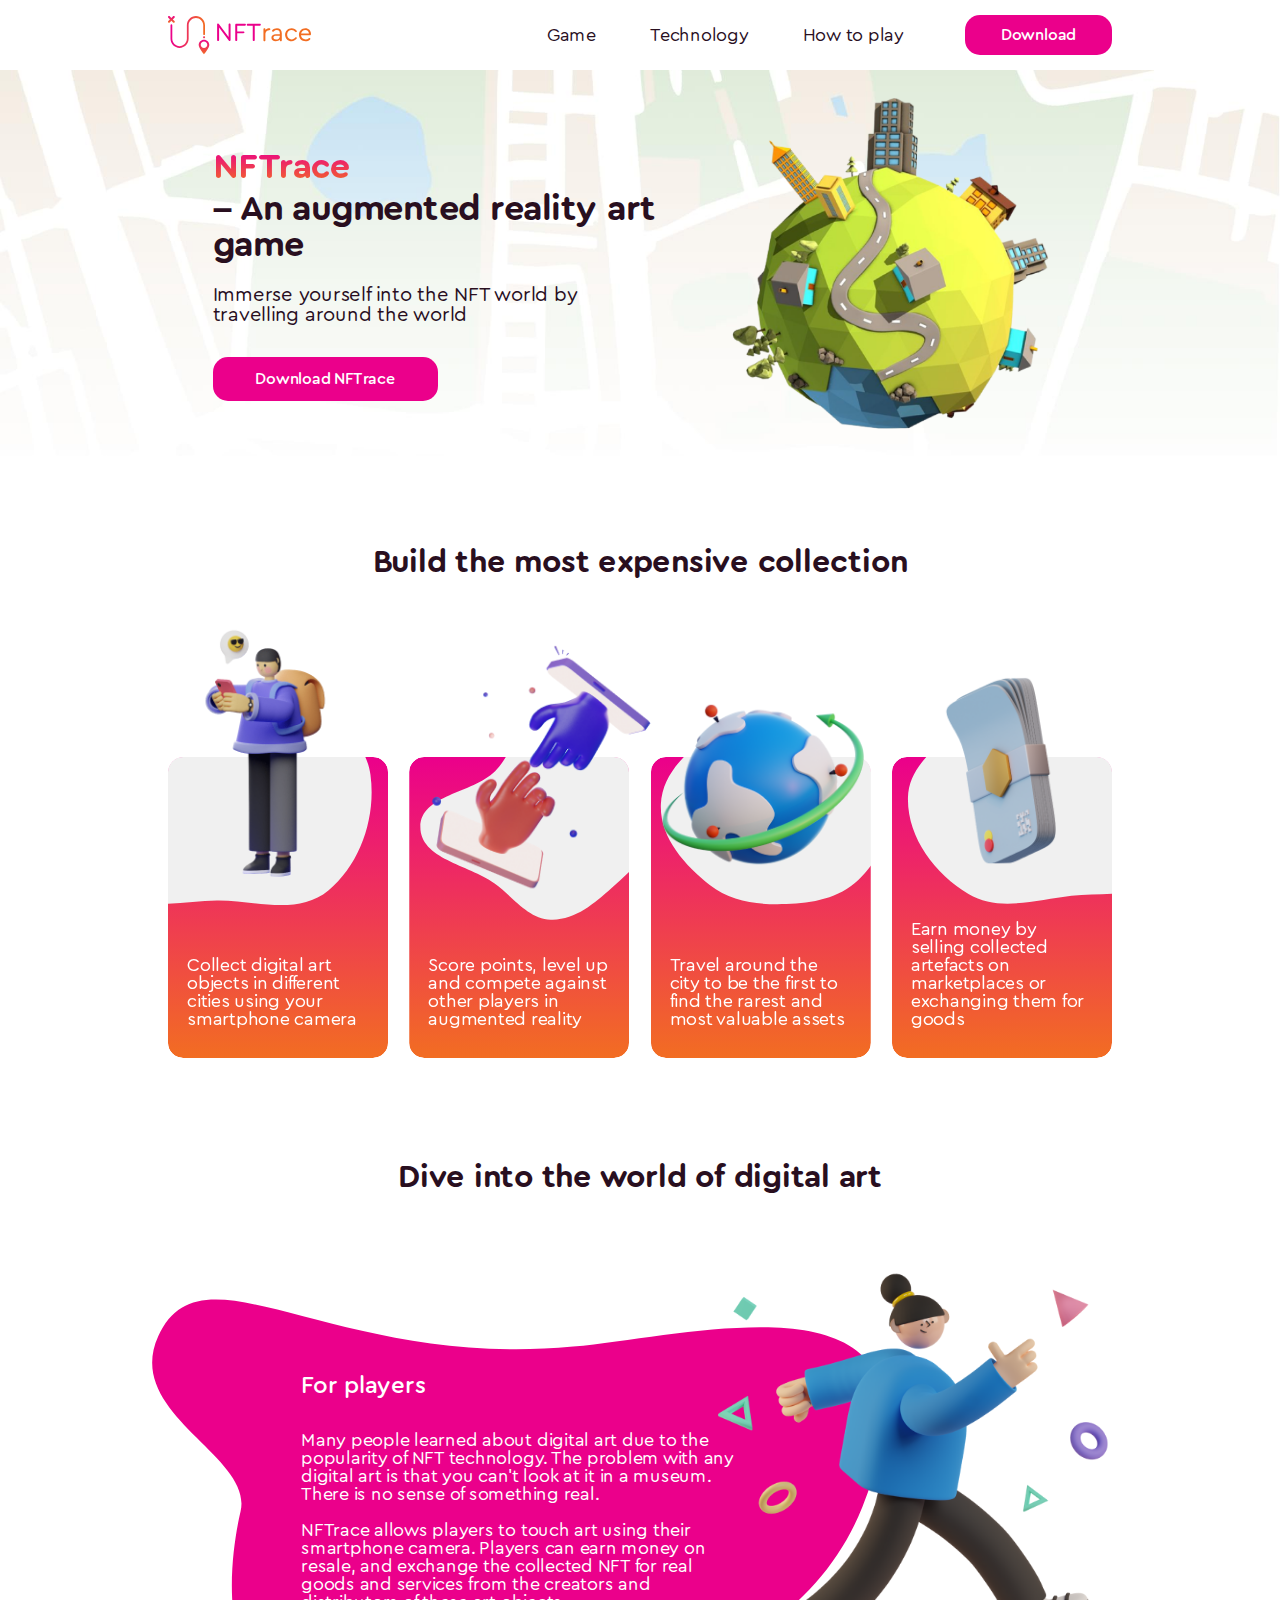
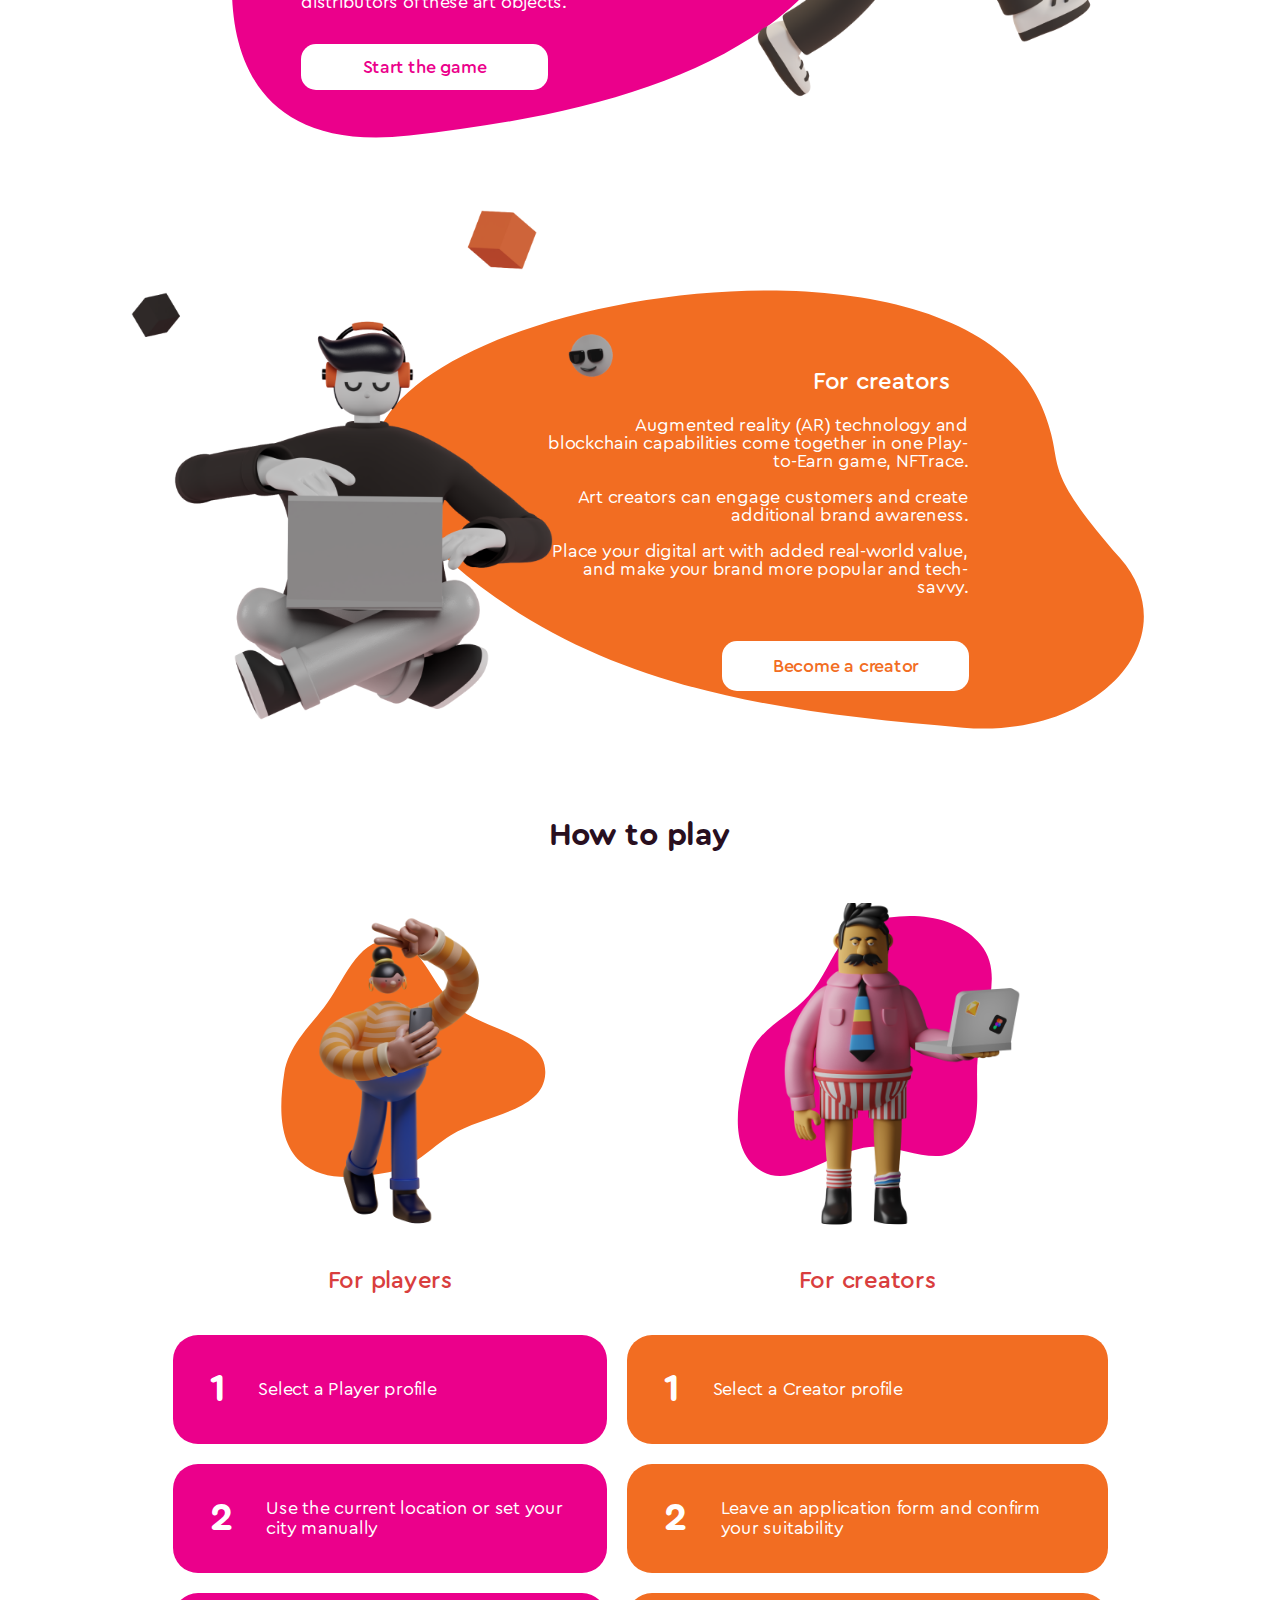
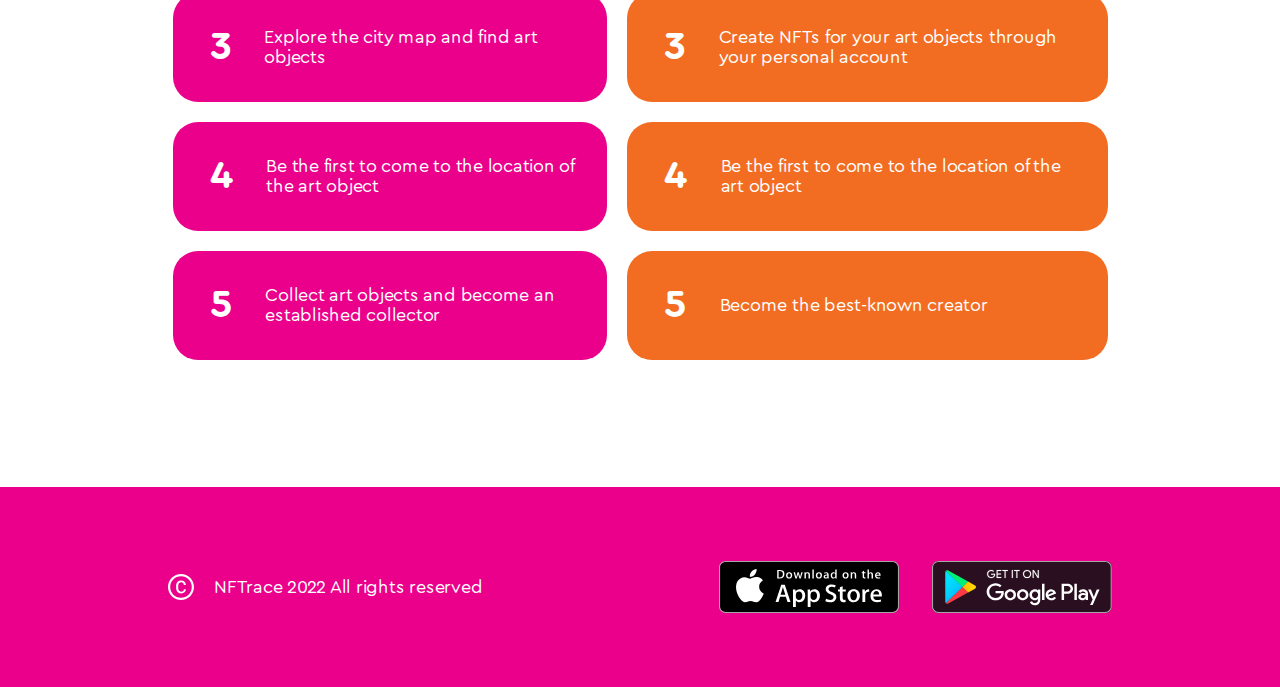
<file: index.html>
<!DOCTYPE html>
<html lang="en">
  <head>
    <meta charset="UTF-8" />
    <meta http-equiv="Content-Type" content="text/html; charset=utf-8" />
    <meta name="viewport" content="width=device-width, initial-scale=1.0" />
    <meta name="format-detection" content="telephone=no" />
    <title>NFTrace</title>
    <link rel="stylesheet" href="css/index.css" />
  </head>
  <body>
    <header class="header">
      <div class="container">
        <div class="header__inner">
          <a href="#" class="header__inner-logo">
            <svg width="143" height="39" viewBox="0 0 143 39" fill="none" xmlns="http://www.w3.org/2000/svg">
              <path
                d="M61.5741 7.55762C61.0109 7.55762 60.5757 8.01839 60.5757 8.60717L60.6013 20.9714L51.053 8.22319C50.6946 7.73681 50.4386 7.55762 50.1058 7.55762C49.5427 7.55762 49.1075 8.01839 49.1075 8.53037V23.9664C49.1075 24.5552 49.5171 25.016 50.1058 25.016C50.669 25.016 51.1042 24.5552 51.1042 23.9664V11.6022L60.7293 24.504C60.9853 24.8368 61.2925 25.016 61.5997 25.016C62.1629 25.016 62.5725 24.5552 62.5725 24.0432V8.60717C62.5725 8.01839 62.1629 7.55762 61.5741 7.55762Z"
                fill="#EB008B"
              />
              <path
                d="M68.23 25.016C68.7932 25.016 69.2283 24.5552 69.2283 23.9664V17.2596H75.5256C76.0376 17.2596 76.4472 16.85 76.4472 16.338C76.4472 15.8516 76.0376 15.442 75.5256 15.442H69.2283V9.63112H76.9848C77.4968 9.63112 77.9063 9.24714 77.9063 8.73516C77.9063 8.24878 77.4968 7.8392 76.9848 7.8392H68.2812C67.6668 7.8392 67.2316 8.29998 67.2316 8.88875V23.9664C67.2316 24.5552 67.6412 25.016 68.23 25.016Z"
                fill="#EB008B"
              />
              <path
                d="M85.7502 25.016C86.3389 25.016 86.7485 24.5552 86.7485 23.9664V9.63112H91.8939C92.4059 9.63112 92.8154 9.24714 92.8154 8.73516C92.8154 8.24878 92.4059 7.8392 91.8939 7.8392H79.6577C79.1201 7.8392 78.7105 8.24878 78.7105 8.73516C78.7105 9.24714 79.1201 9.63112 79.6577 9.63112H84.7518V23.9664C84.7518 24.5552 85.187 25.016 85.7502 25.016Z"
                fill="#EB008B"
              />
              <path
                d="M101.303 12.3433C99.7157 12.3433 98.3333 13.0088 97.4118 14.1096V13.188C97.4118 12.6248 96.9766 12.1641 96.439 12.1641C95.8503 12.1641 95.4407 12.6248 95.4407 13.188V24.1699C95.4407 24.7331 95.8503 25.1939 96.439 25.1939C96.9766 25.1939 97.4118 24.7587 97.4118 24.1699V17.8726C97.4118 15.7479 99.0501 14.1864 101.303 14.1864C101.866 14.1864 102.301 13.828 102.301 13.2648C102.301 12.7272 101.866 12.3433 101.303 12.3433Z"
                fill="#F26D22"
              />
              <path
                d="M108.945 12.1641C107.128 12.1641 105.464 12.8552 104.388 14.1096C104.132 14.3912 104.03 14.6727 104.03 14.9543C104.03 15.3639 104.44 15.7735 104.926 15.7735C105.182 15.7735 105.438 15.6455 105.694 15.3895C106.564 14.468 107.614 13.9816 108.817 13.9816C110.737 13.9816 111.838 15.1079 111.838 17.1302V18.2054H107.895C105.182 18.2054 103.416 19.5877 103.416 21.6868C103.416 23.7859 105.156 25.1939 107.767 25.1939C109.508 25.1939 110.916 24.5539 111.838 23.4531V24.1699C111.838 24.7331 112.273 25.1939 112.836 25.1939C113.374 25.1939 113.809 24.7587 113.809 24.1699V17.2326C113.809 14.0584 111.966 12.1641 108.945 12.1641ZM108.023 23.5555C106.462 23.5555 105.438 22.7876 105.438 21.61C105.438 20.4325 106.36 19.8181 108.126 19.8181H111.838V20.1253C111.838 22.0196 110.123 23.5555 108.023 23.5555Z"
                fill="#F26D22"
              />
              <path
                d="M123.621 25.1939C125.874 25.1939 127.64 24.1187 128.69 22.6084C128.844 22.378 128.869 22.2244 128.869 22.0708C128.869 21.5588 128.46 21.1748 127.948 21.1748C127.743 21.1748 127.512 21.226 127.256 21.5076C126.412 22.5572 125.26 23.3763 123.647 23.3763C121.061 23.3763 119.116 21.354 119.116 18.6662C119.116 16.0039 121.087 13.9816 123.647 13.9816C125.26 13.9816 126.412 14.8007 127.256 15.8503C127.512 16.1575 127.743 16.2087 127.973 16.2087C128.46 16.2087 128.869 15.7991 128.869 15.3127C128.869 15.1591 128.844 15.0055 128.69 14.7751C127.666 13.2392 125.874 12.1641 123.621 12.1641C119.986 12.1641 117.094 15.0311 117.094 18.6662C117.094 22.3012 119.986 25.1939 123.621 25.1939Z"
                fill="#F26D22"
              />
              <path
                d="M137.317 12.1641C133.759 12.1641 130.943 15.0311 130.943 18.6918C130.943 22.4036 133.759 25.1939 137.548 25.1939C139.16 25.1939 140.645 24.6819 141.874 23.6579C142.232 23.3251 142.36 23.0948 142.36 22.762C142.36 22.25 141.976 21.8916 141.49 21.8916C141.259 21.8916 141.029 21.994 140.824 22.1732C139.928 22.9412 138.802 23.3763 137.573 23.3763C135.064 23.3763 133.247 21.738 132.991 19.2805H141.797C142.565 19.2805 143 18.8709 143 18.0518V17.9238C143 14.5704 140.619 12.1641 137.317 12.1641ZM137.266 13.956C139.442 13.956 140.927 15.4407 140.978 17.5398H133.068C133.503 15.4151 135.141 13.956 137.266 13.956Z"
                fill="#F26D22"
              />
              <path
                fill-rule="evenodd"
                clip-rule="evenodd"
                d="M35.9945 38.3339C35.9945 38.3339 41.2993 31.8963 41.2993 28.9688C41.2993 26.0412 38.9243 23.668 35.9945 23.668C33.0648 23.668 30.6898 26.0412 30.6898 28.9688C30.6898 31.8963 35.9945 38.3339 35.9945 38.3339ZM35.9945 31.9761C37.8041 31.9761 39.271 30.5092 39.271 28.6996C39.271 26.8901 37.8041 25.4232 35.9945 25.4232C34.185 25.4232 32.7181 26.8901 32.7181 28.6996C32.7181 30.5092 34.185 31.9761 35.9945 31.9761Z"
                fill="url(#paint0_linear_1_43)"
              />
              <path
                fill-rule="evenodd"
                clip-rule="evenodd"
                d="M4.29112 22.863C4.29112 26.8915 7.55481 30.1564 11.5797 30.1564C15.6045 30.1564 18.8682 26.8915 18.8682 22.863L18.8682 9.18439C18.8682 4.17508 22.9268 0.113347 27.9345 0.113346C32.9421 0.113346 37.0007 4.17509 37.0007 9.18439L37.0007 18.1786C37.0007 18.6695 36.6028 19.0674 36.1119 19.0674C35.621 19.0674 35.223 18.6695 35.223 18.1786L35.223 9.18439C35.223 5.15589 31.9593 1.89104 27.9345 1.89104C23.9096 1.89104 20.6459 5.15589 20.6459 9.18439L20.6459 22.863C20.6459 27.8723 16.5873 31.9341 11.5797 31.9341C6.57203 31.9341 2.51343 27.8723 2.51343 22.863L2.51343 9.1844C2.51343 8.6935 2.91138 8.29555 3.40227 8.29555C3.89317 8.29555 4.29112 8.6935 4.29112 9.1844L4.29112 22.863Z"
                fill="url(#paint1_linear_1_43)"
              />
              <path
                d="M36.1118 20.2013C36.6518 20.2013 37.0896 20.639 37.0896 21.179C37.0896 21.719 36.6518 22.1567 36.1118 22.1567C35.5718 22.1567 35.1341 21.719 35.1341 21.179C35.1341 20.639 35.5718 20.2013 36.1118 20.2013Z"
                fill="url(#paint2_linear_1_43)"
              />
              <path
                fill-rule="evenodd"
                clip-rule="evenodd"
                d="M0.296849 5.03943C-0.0989498 5.43523 -0.0989498 6.07695 0.29685 6.47274C0.692649 6.86854 1.33437 6.86854 1.73017 6.47274L3.36756 4.83534L5.0395 6.50728C5.4353 6.90308 6.07702 6.90308 6.47282 6.50728C6.86862 6.11148 6.86862 5.46977 6.47282 5.07397L4.80088 3.40203L6.47274 1.73017C6.86854 1.33437 6.86854 0.692648 6.47274 0.296849C6.07694 -0.0989502 5.43523 -0.0989495 5.03943 0.29685L3.36756 1.96871L1.73024 0.331388C1.33444 -0.0644113 0.692723 -0.0644114 0.296924 0.331388C-0.0988753 0.727187 -0.0988749 1.36891 0.296924 1.7647L1.93425 3.40203L0.296849 5.03943Z"
                fill="url(#paint3_linear_1_43)"
              />
              <defs>
                <linearGradient id="paint0_linear_1_43" x1="35.9945" y1="23.668" x2="35.9945" y2="38.3339" gradientUnits="userSpaceOnUse">
                  <stop stop-color="#EB008B" />
                  <stop offset="1" stop-color="#F26D22" />
                </linearGradient>
                <linearGradient id="paint1_linear_1_43" x1="2.51343" y1="16.0237" x2="37.0007" y2="16.0237" gradientUnits="userSpaceOnUse">
                  <stop stop-color="#EB008B" />
                  <stop offset="1" stop-color="#F26D22" />
                </linearGradient>
                <linearGradient id="paint2_linear_1_43" x1="35.1341" y1="21.179" x2="37.0896" y2="21.179" gradientUnits="userSpaceOnUse">
                  <stop stop-color="#EB008B" />
                  <stop offset="1" stop-color="#F26D22" />
                </linearGradient>
                <linearGradient id="paint3_linear_1_43" x1="3.38483" y1="0" x2="3.38483" y2="6.80415" gradientUnits="userSpaceOnUse">
                  <stop stop-color="#EB008B" />
                  <stop offset="1" stop-color="#F26D22" />
                </linearGradient>
              </defs>
            </svg>
          </a>
          <nav class="header__inner-nav">
            <ul class="header__inner-links">
              <li class="header__inner-li"><a href="#game" class="header__inner-link">Game</a></li>
              <li class="header__inner-li"><a href="#technology" class="header__inner-link">Technology</a></li>
              <li class="header__inner-li"><a href="#how" class="header__inner-link">How to play</a></li>
            </ul>
          </nav>
          <a data-fancybox="dialog" data-src="#modal" class="header__inner-btn btn btn-primary">Download</a>
        </div>
      </div>
    </header>
  </body>
</html>
 <div id="modal" class="modal" style="display: none">
  <div class="modal__title">Please choose your OS</div>
  <a href="#" class="modal__btn">
    <svg class="modal__svg" width="24" height="29" viewBox="0 0 24 29" fill="none" xmlns="http://www.w3.org/2000/svg">
      <path
        fill-rule="evenodd"
        clip-rule="evenodd"
        d="M16.8964 0.120536C14.2992 0.676918 12.1831 2.83315 11.6868 5.42893C11.5724 6.0269 11.5775 6.90122 11.6964 7.09144C11.837 7.31623 13.3863 7.08395 14.2113 6.71424C15.9706 5.92597 17.4192 4.1298 17.8533 2.1986C17.9781 1.6436 18.0214 1.11292 17.9998 0.405132L17.9874 0L17.6946 0.00609646C17.5335 0.00949186 17.1744 0.0609625 16.8964 0.120536ZM16.0188 6.98032C15.5319 7.08094 15.0845 7.22764 13.1461 7.92192C12.1861 8.26586 11.9736 8.24518 10.374 7.65199C8.41061 6.92391 7.5412 6.80823 6.15595 7.09082C3.76605 7.57829 1.75675 9.25091 0.762555 11.5805C0.214157 12.8655 -0.00362449 14.0543 4.55548e-05 15.7423C0.00496497 17.9744 0.475042 20.0989 1.48196 22.4396C2.57759 24.9866 4.75493 27.8378 6.1604 28.5662C7.32576 29.1701 8.23585 29.1475 9.92524 28.4732C11.1373 27.9893 11.6776 27.8603 12.498 27.8588C13.3525 27.8573 13.7645 27.9538 15.0592 28.4589C16.0733 28.8545 16.2097 28.8879 16.9452 28.9214C17.9617 28.9678 18.5792 28.7977 19.3583 28.257C20.8686 27.2088 22.8877 24.251 23.757 21.8131C23.8907 21.4384 24 21.0851 24 21.0281C24 20.9711 23.883 20.8864 23.7401 20.8398C23.2567 20.682 22.3055 19.9941 21.7186 19.3775C20.6396 18.244 20.1622 17.0303 20.1522 15.395C20.144 14.053 20.4226 13.1525 21.1908 12.0382C21.5278 11.5494 22.386 10.7152 22.9263 10.3514C23.1304 10.214 23.2972 10.0708 23.2972 10.0332C23.2972 9.86077 22.317 8.77262 21.8052 8.3769C21.1046 7.83503 20.0379 7.32055 19.1587 7.10023C18.3014 6.88548 16.7622 6.82667 16.0188 6.98032Z"
        fill="#9B9199"
      />
    </svg>
    <span class="modal__text">IOS</span>
  </a>
  <a href="#" class="modal__btn">
    <svg class="modal__svg" width="23" height="27" viewBox="0 0 23 27" fill="none" xmlns="http://www.w3.org/2000/svg">
      <path
        fill-rule="evenodd"
        clip-rule="evenodd"
        d="M6.62483 0.105151C6.54946 0.245267 6.56924 0.290153 7.19634 1.40099L7.72351 2.33482L7.25481 2.59625C5.90657 3.34823 4.83299 4.50092 4.3332 5.73324C4.04235 6.45036 3.99491 6.70385 3.99258 7.55293L3.99036 8.35249L11.4817 8.3665L18.9731 8.38045L19.0115 8.02318C19.0918 7.27694 18.8533 6.13219 18.4539 5.34724C17.8778 4.2149 16.7366 3.10069 15.5458 2.50803C15.3781 2.42454 15.2343 2.3506 15.2262 2.34365C15.2181 2.3367 15.4618 1.88685 15.7677 1.34398C16.3629 0.287782 16.435 0.0459284 16.1662 0.0079906C16.096 -0.00187985 16.0028 0.0194602 15.9592 0.0554129C15.9156 0.0914207 15.6258 0.573198 15.3153 1.12605L14.7506 2.13118L14.2711 1.97778C12.7078 1.47753 10.9678 1.41103 9.36172 1.78997C9.05441 1.86248 8.66784 1.97293 8.50268 2.0354C8.33753 2.09782 8.19908 2.14894 8.19498 2.14894C8.19094 2.149 7.95678 1.73333 7.67463 1.22536C7.39248 0.71734 7.11354 0.233467 7.05474 0.150092C6.92821 -0.0293958 6.70952 -0.0522798 6.62483 0.105151ZM8.41772 4.52496C8.86475 4.87484 8.77652 5.50776 8.25694 5.67837C7.69469 5.86299 7.19052 5.22687 7.50182 4.72562C7.566 4.62234 7.67507 4.51074 7.74418 4.47754C7.95279 4.37751 8.25667 4.39891 8.41772 4.52496ZM15.2731 4.5039C15.4497 4.60773 15.6012 4.87627 15.6012 5.08548C15.6012 5.30429 15.3731 5.58678 15.1283 5.67126C14.6998 5.81909 14.2988 5.50837 14.2988 5.02835C14.2988 4.82047 14.3272 4.76141 14.5058 4.59858C14.7442 4.38126 15.0089 4.34862 15.2731 4.5039ZM1.0519 8.72768C0.696817 8.89592 0.292183 9.3424 0.127692 9.74748L0 10.0619V13.784V17.5061L0.128634 17.823C0.300164 18.2457 0.720759 18.6978 1.08931 18.8555C1.31754 18.9532 1.45271 18.9741 1.74163 18.9566C2.38651 18.9175 2.8356 18.5896 3.15067 17.928L3.3253 17.5612V13.784V10.0068L3.15067 9.64001C2.82922 8.96495 2.38374 8.64601 1.71807 8.61436C1.39846 8.59914 1.28107 8.6191 1.0519 8.72768ZM20.7175 8.73749C20.1708 9.01359 19.7893 9.59854 19.6984 10.3002C19.6721 10.5027 19.6506 12.0705 19.6506 13.784C19.6506 15.4975 19.6721 17.0653 19.6984 17.2678C19.8288 18.2739 20.5088 18.9674 21.3651 18.9674C22.0108 18.9674 22.5366 18.5997 22.854 17.9263L23 17.6164V13.784V9.95161L22.8558 9.64579C22.6743 9.26068 22.4179 8.96837 22.0983 8.78199C21.9039 8.66862 21.7563 8.63179 21.427 8.61453C21.0553 8.59501 20.9705 8.60967 20.7175 8.73749ZM3.96265 14.5746V20.218L4.13091 20.5531C4.33043 20.9503 4.63697 21.242 5.06443 21.4411C5.34808 21.5733 5.44856 21.5879 6.19016 21.6052L7.00441 21.6242L7.02215 23.563C7.03916 25.4196 7.04515 25.5147 7.1637 25.8076C7.41537 26.4295 7.84699 26.8318 8.40531 26.9651C9.17301 27.1484 10.0068 26.5917 10.2792 25.7142C10.3827 25.3808 10.3916 25.2048 10.3916 23.4832V21.6142H11.5251H12.6587L12.6751 23.6131L12.6916 25.612L12.8376 25.9219C13.369 27.0494 14.6088 27.3438 15.4214 26.5353C15.6854 26.2726 15.912 25.8291 15.9884 25.4253C16.0193 25.2619 16.0446 24.34 16.0446 23.3765V21.6248L16.8066 21.6047C17.5047 21.5863 17.5977 21.5713 17.9142 21.4268C18.3153 21.2437 18.7083 20.8571 18.8889 20.4682L19.0096 20.2081V14.5836V8.95905L11.4861 8.94505L3.96265 8.9311V14.5746Z"
        fill="#9B9199"
      />
    </svg>
    <span class="modal__text">Android</span>
  </a>
</div>


<main>
  <section class="hero">
    <div class="container">
      <div class="hero__inner">
        <div class="hero__text">
          <h1 class="hero__text-title">
            <span class="hero__text-title--colored">NFTrace</span><br />
            – An augmented reality art game
          </h1>
          <p class="hero__text-subtitle">Immerse yourself into the NFT world by travelling around the world</p>
          <a data-fancybox="dialog2" data-src="#modal" class="hero__text-btn btn btn-primary">Download NFTrace</a>
        </div>
        <div class="hero__img"><img src="img/hero-globe.png" alt="" /></div>
      </div>
    </div>
  </section>

  <section id="game" class="steps">
    <div class="container">
      <h2 class="steps__title">Build the most expensive collection</h2>
      <div class="steps__inner">
        <div class="steps__item">
          <img src="img/steps-1.png" alt="" class="steps__item-img" />
          <div class="steps__item-body">
            <p class="steps__item-text">Collect digital art objects in different cities using your smartphone camera</p>
            <svg class="steps__item-svg" width="288" height="294" viewBox="0 0 288 294" fill="none" xmlns="http://www.w3.org/2000/svg">
              <path
                fill-rule="evenodd"
                clip-rule="evenodd"
                d="M67.1793 -214.986C117.224 -208.033 138.675 -148.433 173.507 -109.86C206.817 -72.9735 256.662 -48.0424 263.495 2.41193C270.947 57.4405 250.41 117.84 208.99 152.151C170.185 184.296 116.497 165.745 67.1793 165.033C19.0464 164.339 -36.5355 183.806 -70.8096 148.115C-105.149 112.356 -88.8905 53.3374 -88.9882 2.41193C-89.0863 -48.6905 -100.617 -103.168 -71.3698 -143.883C-39.1103 -188.79 14.255 -222.339 67.1793 -214.986Z"
                fill="#F0F0F0"
              />
            </svg>
          </div>
        </div>
        <div class="steps__item">
          <img src="img/steps-2.png" alt="" class="steps__item-img" />
          <div class="steps__item-body">
            <p class="steps__item-text">Score points, level up and compete against other players in augmented reality</p>
            <svg class="steps__item-svg" width="288" height="294" viewBox="0 0 288 294" fill="none" xmlns="http://www.w3.org/2000/svg">
              <path
                fill-rule="evenodd"
                clip-rule="evenodd"
                d="M184.892 -95.4054C225.59 -101.493 256.416 -59.5702 282.402 -27.6971C305.232 0.304807 323.244 33.7856 319.507 69.7054C316.046 102.981 289.011 126.471 264.046 148.772C240.993 169.364 215.794 191.16 184.892 189.952C154.739 188.773 136.274 160.312 111.701 142.817C77.7036 118.612 15.6907 111.407 16.0012 69.7054C16.3121 27.9304 82.8916 26.8939 112.781 -2.3265C141.961 -30.8531 144.513 -89.3659 184.892 -95.4054Z"
                fill="#F0F0F0"
              />
            </svg>
          </div>
        </div>
        <div class="steps__item">
          <img src="img/steps-3.png" alt="" class="steps__item-img" />
          <div class="steps__item-body">
            <p class="steps__item-text">Travel around the city to be the first to find the rarest and most valuable assets</p>
            <svg class="steps__item-svg" width="288" height="294" viewBox="0 0 288 294" fill="none" xmlns="http://www.w3.org/2000/svg">
              <path
                fill-rule="evenodd"
                clip-rule="evenodd"
                d="M176.615 -74.972C213.583 -78.2038 254.619 -97.106 283.641 -72.7084C313.785 -47.3681 316.43 -0.270284 313.763 40.3211C311.293 77.9293 296.368 113.561 269.754 138.685C244.517 162.51 210.448 168.657 176.615 169.793C141.3 170.979 105.565 167.617 77.3565 145.147C44.7903 119.207 12.2303 83.356 14.0748 40.3211C15.8878 -1.97648 52.6715 -31.8186 85.9534 -55.4261C112.571 -74.3066 144.66 -72.1784 176.615 -74.972Z"
                fill="#F0F0F0"
              />
            </svg>
          </div>
        </div>
        <div class="steps__item">
          <img src="img/steps-4.png" alt="" class="steps__item-img" />
          <div class="steps__item-body">
            <p class="steps__item-text">Earn money by selling collected artefacts on marketplaces or exchanging them for goods</p>
            <svg class="steps__item-svg" width="288" height="294" viewBox="0 0 288 294" fill="none" xmlns="http://www.w3.org/2000/svg">
              <path
                fill-rule="evenodd"
                clip-rule="evenodd"
                d="M21.9433 32.0653C22.955 -16.1766 74.2868 -42.4628 105.316 -79.3813C134.988 -114.686 152.182 -164.519 196.823 -176.008C245.511 -188.539 301.957 -175.006 337.137 -139.046C370.097 -105.355 359.04 -52.5026 363.563 -5.56941C367.978 40.2366 391.296 91.124 362.799 127.227C334.249 163.398 279.491 153.794 233.722 158.93C187.794 164.084 140.028 180.436 100.366 156.677C56.6186 130.47 20.8735 83.0836 21.9433 32.0653Z"
                fill="#F0F0F0"
              />
            </svg>
          </div>
        </div>
      </div>
    </div>
  </section>

  <section id="technology" class="choice">
    <div class="container">
      <h2 class="choice__title">Dive into the world of digital art</h2>
      <div class="choice__block">
        <div class="choice__block-content">
          <svg class="choice__block-svg" width="1001" height="599" viewBox="0 0 1001 599" fill="none" xmlns="http://www.w3.org/2000/svg">
            <path
              d="M971.159 283.531C887.986 491.929 636.848 564.151 352.21 596.011C67.5716 627.87 103.652 366.498 121.535 289.948C139.419 213.399 -39.0393 156.847 9.05817 50.6839C69.5588 -82.8567 245.88 95.2196 575.906 64.6145C756.922 47.8278 1104.68 -51.0087 971.159 283.531Z"
              fill="#EB008B"
            />
          </svg>
          <h3 class="choice__block-title">For players</h3>
          <p class="choice__block-text">
            Many people learned about digital art due to the popularity of NFT technology. The problem with any digital art is that you
            can't look at it in a museum. There is no sense of something real.
          </p>
          <p class="choice__block-text">
            NFTrace allows players to touch art using their smartphone camera. Players can earn money on resale, and exchange the collected
            NFT for real goods and services from the creators and distributors of these art objects.
          </p>
          <a data-fancybox="dialog3" data-src="#modal" class="choice__block-btn btn btn-secondary">Start the game</a>
        </div>
        <img src="img/choice-1.png" alt="" class="choice__block-img" />
      </div>
      <div class="choice__block choice__block--right">
        <img src="img/choice-2.png" alt="" class="choice__block-img" />
        <div class="choice__block-content">
          <svg class="choice__block-svg" width="982" height="559" viewBox="0 0 982 559" fill="none" xmlns="http://www.w3.org/2000/svg">
            <path
              d="M30.2935 279.788C-175.318 48.0899 728.59 -144.485 851.814 148.387C885.9 229.399 841.636 215.079 951.602 341.536C1040.52 443.792 922.464 572.199 751.533 557.904C473.905 534.685 224.929 499.118 30.2935 279.788Z"
              fill="#F26D22"
            />
          </svg>
          <h3 class="choice__block-title">For creators</h3>

          <p class="choice__block-text">
            Augmented reality (AR) technology and blockchain capabilities come together in one Play-to-Earn game, NFTrace.
          </p>
          <p class="choice__block-text">Art creators can engage customers and create additional brand awareness.</p>
          <p class="choice__block-text">
            Place your digital art with added real-world value, and make your brand more popular and tech-savvy.
          </p>
          <a data-fancybox="dialog4" data-src="#modal" class="choice__block-btn btn btn-orange">Become a creator</a>
        </div>
      </div>
    </div>
  </section>

  <section id="how" class="how">
    <div class="container">
      <h2 class="how__title">How to play</h2>
      <div class="how__tabs">
        <div class="how__tabs-item active">
          <img src="img/how-1.png" alt="" class="how__tabs-img" />
          <svg class="how__tabs-svg" width="175" height="157" viewBox="0 0 175 157" fill="none" xmlns="http://www.w3.org/2000/svg">
            <path
              fill-rule="evenodd"
              clip-rule="evenodd"
              d="M71.2557 0.00196507C92.8843 -0.280079 99.1428 29.8711 115.615 43.8767C135.173 60.5047 175.955 62.5562 174.983 88.1941C174.001 114.106 134.304 115.4 112.379 129.278C98.3529 138.156 87.6093 150.978 71.2557 153.849C51.0911 157.39 27.4512 160.873 12.5954 146.799C-2.39465 132.597 -1.13906 108.6 1.95727 88.1941C4.57889 70.9167 17.2385 58.7641 28.0392 45.0187C41.3983 28.0173 49.6227 0.284067 71.2557 0.00196507Z"
              fill="#F26D22"
            />
          </svg>
          <p class="how__tabs-text">For players</p>
        </div>
        <div class="how__tabs-item">
          <img src="img/how-2.png" alt="" class="how__tabs-img" />
          <svg class="how__tabs-svg" width="163" height="167" viewBox="0 0 163 167" fill="none" xmlns="http://www.w3.org/2000/svg">
            <path
              fill-rule="evenodd"
              clip-rule="evenodd"
              d="M84.3951 3.74996C108.713 -3.43505 140.14 -1.22852 156.04 18.5922C171.618 38.0118 156.544 65.7155 153.999 90.5183C151.891 111.058 158.499 135.84 142.656 149.008C127.104 161.934 104.48 146.306 84.3951 148.369C59.2709 150.949 33.0775 177.528 12.8538 162.341C-7.05619 147.39 0.352541 114.468 7.35781 90.5183C12.6767 72.3337 32.7708 65.4497 45.3321 51.3017C59.4881 35.3575 63.9857 9.7801 84.3951 3.74996Z"
              fill="#EB008B"
            />
          </svg>
          <p class="how__tabs-text">For creators</p>
        </div>
      </div>
      <div class="how__inner">
        <div class="how__grid active">
          <h3 class="how__grid-title">For players</h3>
          <div class="how__grid-item"><span class="how__grid-num">1</span>Select a Player profile</div>
          <div class="how__grid-item"><span class="how__grid-num">2</span>Use the current location or set your city manually</div>
          <div class="how__grid-item"><span class="how__grid-num">3</span>Explore the city map and find art objects</div>
          <div class="how__grid-item"><span class="how__grid-num">4</span>Be the first to come to the location of the art object</div>
          <div class="how__grid-item"><span class="how__grid-num">5</span>Collect art objects and become an established collector</div>
          <div class="how__grid-item how__grid-item--last">
            <svg class="how__grid-svg" width="288" height="387" viewBox="0 0 288 387" fill="none" xmlns="http://www.w3.org/2000/svg">
              <path
                fill-rule="evenodd"
                clip-rule="evenodd"
                d="M121.494 45.003C154.123 44.5772 163.564 90.0921 188.414 111.234C217.917 136.335 279.44 139.432 277.974 178.134C276.493 217.249 216.608 219.203 183.532 240.152C162.372 253.554 146.165 272.909 121.494 277.244C91.0746 282.589 55.412 287.847 33.001 266.6C10.3875 245.162 12.2816 208.937 16.9527 178.134C20.9076 152.053 40.0055 133.708 56.2991 112.958C76.4524 87.2936 88.8594 45.4288 121.494 45.003Z"
                fill="#F26D22"
              />
            </svg>
            <img class="how__grid-img" src="img/how-1.png" alt="" />
          </div>
        </div>
        <div class="how__grid how__grid--orange">
          <h3 class="how__grid-title">For creators</h3>
          <div class="how__grid-item"><span class="how__grid-num">1</span>Select a Creator profile</div>
          <div class="how__grid-item"><span class="how__grid-num">2</span>Leave an application form and confirm your suitability</div>
          <div class="how__grid-item">
            <span class="how__grid-num">3</span>Create NFTs for your art objects through your personal account
          </div>
          <div class="how__grid-item"><span class="how__grid-num">4</span>Be the first to come to the location of the art object</div>
          <div class="how__grid-item"><span class="how__grid-num">5</span>Become the best-known creator</div>
          <div class="how__grid-item how__grid-item--last">
            <svg class="how__grid-svg" width="314" height="387" viewBox="0 0 314 387" fill="none" xmlns="http://www.w3.org/2000/svg">
              <path
                fill-rule="evenodd"
                clip-rule="evenodd"
                d="M133.511 26.8383C171.406 15.652 220.377 19.0873 245.154 49.946C269.429 80.1801 245.94 123.312 241.974 161.927C238.689 193.905 248.986 232.488 224.298 252.989C200.064 273.112 164.81 248.781 133.511 251.993C94.3608 256.011 53.5441 297.39 22.0299 273.746C-8.99553 250.469 2.54936 199.214 13.4656 161.927C21.7539 133.615 53.0661 122.898 72.6401 100.871C94.6992 76.0477 101.708 36.2265 133.511 26.8383Z"
                fill="#EB008B"
              />
            </svg>
            <img class="how__grid-img" src="img/how-2.png" alt="" />
          </div>
        </div>
      </div>
    </div>
  </section>
</main>

<div id="modal" class="modal" style="display: none">
  <div class="modal__title">Please choose your OS</div>
  <a href="#" class="modal__btn">
    <svg class="modal__svg" width="24" height="29" viewBox="0 0 24 29" fill="none" xmlns="http://www.w3.org/2000/svg">
      <path
        fill-rule="evenodd"
        clip-rule="evenodd"
        d="M16.8964 0.120536C14.2992 0.676918 12.1831 2.83315 11.6868 5.42893C11.5724 6.0269 11.5775 6.90122 11.6964 7.09144C11.837 7.31623 13.3863 7.08395 14.2113 6.71424C15.9706 5.92597 17.4192 4.1298 17.8533 2.1986C17.9781 1.6436 18.0214 1.11292 17.9998 0.405132L17.9874 0L17.6946 0.00609646C17.5335 0.00949186 17.1744 0.0609625 16.8964 0.120536ZM16.0188 6.98032C15.5319 7.08094 15.0845 7.22764 13.1461 7.92192C12.1861 8.26586 11.9736 8.24518 10.374 7.65199C8.41061 6.92391 7.5412 6.80823 6.15595 7.09082C3.76605 7.57829 1.75675 9.25091 0.762555 11.5805C0.214157 12.8655 -0.00362449 14.0543 4.55548e-05 15.7423C0.00496497 17.9744 0.475042 20.0989 1.48196 22.4396C2.57759 24.9866 4.75493 27.8378 6.1604 28.5662C7.32576 29.1701 8.23585 29.1475 9.92524 28.4732C11.1373 27.9893 11.6776 27.8603 12.498 27.8588C13.3525 27.8573 13.7645 27.9538 15.0592 28.4589C16.0733 28.8545 16.2097 28.8879 16.9452 28.9214C17.9617 28.9678 18.5792 28.7977 19.3583 28.257C20.8686 27.2088 22.8877 24.251 23.757 21.8131C23.8907 21.4384 24 21.0851 24 21.0281C24 20.9711 23.883 20.8864 23.7401 20.8398C23.2567 20.682 22.3055 19.9941 21.7186 19.3775C20.6396 18.244 20.1622 17.0303 20.1522 15.395C20.144 14.053 20.4226 13.1525 21.1908 12.0382C21.5278 11.5494 22.386 10.7152 22.9263 10.3514C23.1304 10.214 23.2972 10.0708 23.2972 10.0332C23.2972 9.86077 22.317 8.77262 21.8052 8.3769C21.1046 7.83503 20.0379 7.32055 19.1587 7.10023C18.3014 6.88548 16.7622 6.82667 16.0188 6.98032Z"
        fill="#9B9199"
      />
    </svg>
    <span class="modal__text">IOS</span>
  </a>
  <a href="#" class="modal__btn">
    <svg class="modal__svg" width="23" height="27" viewBox="0 0 23 27" fill="none" xmlns="http://www.w3.org/2000/svg">
      <path
        fill-rule="evenodd"
        clip-rule="evenodd"
        d="M6.62483 0.105151C6.54946 0.245267 6.56924 0.290153 7.19634 1.40099L7.72351 2.33482L7.25481 2.59625C5.90657 3.34823 4.83299 4.50092 4.3332 5.73324C4.04235 6.45036 3.99491 6.70385 3.99258 7.55293L3.99036 8.35249L11.4817 8.3665L18.9731 8.38045L19.0115 8.02318C19.0918 7.27694 18.8533 6.13219 18.4539 5.34724C17.8778 4.2149 16.7366 3.10069 15.5458 2.50803C15.3781 2.42454 15.2343 2.3506 15.2262 2.34365C15.2181 2.3367 15.4618 1.88685 15.7677 1.34398C16.3629 0.287782 16.435 0.0459284 16.1662 0.0079906C16.096 -0.00187985 16.0028 0.0194602 15.9592 0.0554129C15.9156 0.0914207 15.6258 0.573198 15.3153 1.12605L14.7506 2.13118L14.2711 1.97778C12.7078 1.47753 10.9678 1.41103 9.36172 1.78997C9.05441 1.86248 8.66784 1.97293 8.50268 2.0354C8.33753 2.09782 8.19908 2.14894 8.19498 2.14894C8.19094 2.149 7.95678 1.73333 7.67463 1.22536C7.39248 0.71734 7.11354 0.233467 7.05474 0.150092C6.92821 -0.0293958 6.70952 -0.0522798 6.62483 0.105151ZM8.41772 4.52496C8.86475 4.87484 8.77652 5.50776 8.25694 5.67837C7.69469 5.86299 7.19052 5.22687 7.50182 4.72562C7.566 4.62234 7.67507 4.51074 7.74418 4.47754C7.95279 4.37751 8.25667 4.39891 8.41772 4.52496ZM15.2731 4.5039C15.4497 4.60773 15.6012 4.87627 15.6012 5.08548C15.6012 5.30429 15.3731 5.58678 15.1283 5.67126C14.6998 5.81909 14.2988 5.50837 14.2988 5.02835C14.2988 4.82047 14.3272 4.76141 14.5058 4.59858C14.7442 4.38126 15.0089 4.34862 15.2731 4.5039ZM1.0519 8.72768C0.696817 8.89592 0.292183 9.3424 0.127692 9.74748L0 10.0619V13.784V17.5061L0.128634 17.823C0.300164 18.2457 0.720759 18.6978 1.08931 18.8555C1.31754 18.9532 1.45271 18.9741 1.74163 18.9566C2.38651 18.9175 2.8356 18.5896 3.15067 17.928L3.3253 17.5612V13.784V10.0068L3.15067 9.64001C2.82922 8.96495 2.38374 8.64601 1.71807 8.61436C1.39846 8.59914 1.28107 8.6191 1.0519 8.72768ZM20.7175 8.73749C20.1708 9.01359 19.7893 9.59854 19.6984 10.3002C19.6721 10.5027 19.6506 12.0705 19.6506 13.784C19.6506 15.4975 19.6721 17.0653 19.6984 17.2678C19.8288 18.2739 20.5088 18.9674 21.3651 18.9674C22.0108 18.9674 22.5366 18.5997 22.854 17.9263L23 17.6164V13.784V9.95161L22.8558 9.64579C22.6743 9.26068 22.4179 8.96837 22.0983 8.78199C21.9039 8.66862 21.7563 8.63179 21.427 8.61453C21.0553 8.59501 20.9705 8.60967 20.7175 8.73749ZM3.96265 14.5746V20.218L4.13091 20.5531C4.33043 20.9503 4.63697 21.242 5.06443 21.4411C5.34808 21.5733 5.44856 21.5879 6.19016 21.6052L7.00441 21.6242L7.02215 23.563C7.03916 25.4196 7.04515 25.5147 7.1637 25.8076C7.41537 26.4295 7.84699 26.8318 8.40531 26.9651C9.17301 27.1484 10.0068 26.5917 10.2792 25.7142C10.3827 25.3808 10.3916 25.2048 10.3916 23.4832V21.6142H11.5251H12.6587L12.6751 23.6131L12.6916 25.612L12.8376 25.9219C13.369 27.0494 14.6088 27.3438 15.4214 26.5353C15.6854 26.2726 15.912 25.8291 15.9884 25.4253C16.0193 25.2619 16.0446 24.34 16.0446 23.3765V21.6248L16.8066 21.6047C17.5047 21.5863 17.5977 21.5713 17.9142 21.4268C18.3153 21.2437 18.7083 20.8571 18.8889 20.4682L19.0096 20.2081V14.5836V8.95905L11.4861 8.94505L3.96265 8.9311V14.5746Z"
        fill="#9B9199"
      />
    </svg>
    <span class="modal__text">Android</span>
  </a>
</div>
 		<footer class="footer">
			<div class="container">
				<div class="footer__inner">
          <svg class="footer__inner-svg" width="26" height="26" viewBox="0 0 26 26" fill="none" xmlns="http://www.w3.org/2000/svg">
            <path d="M13 0C5.82098 0 0 5.82098 0 13C0 20.179 5.82098 26 13 26C20.179 26 26 20.179 26 13C26 5.82098 20.179 0 13 0ZM13 23.7946C7.03973 23.7946 2.20536 18.9603 2.20536 13C2.20536 7.03973 7.03973 2.20536 13 2.20536C18.9603 2.20536 23.7946 7.03973 23.7946 13C23.7946 18.9603 18.9603 23.7946 13 23.7946ZM13.1625 8.33683C14.7004 8.33683 15.7451 9.31763 15.8612 10.7569C15.8699 10.8788 15.9714 10.9717 16.0933 10.9717H17.7386C17.8141 10.9717 17.875 10.9107 17.875 10.8353C17.875 8.31942 15.8902 6.55804 13.1538 6.55804C9.96473 6.55804 8.125 8.71116 8.125 12.2687V13.7864C8.125 17.3179 9.96473 19.442 13.1538 19.442C15.8815 19.442 17.875 17.7357 17.875 15.3388C17.875 15.2634 17.8141 15.2025 17.7386 15.2025H16.0904C15.9685 15.2025 15.8699 15.2953 15.8583 15.4143C15.7364 16.752 14.6946 17.6719 13.1596 17.6719C11.2647 17.6719 10.1969 16.2819 10.1969 13.7951V12.2687C10.1998 9.7442 11.2705 8.33683 13.1625 8.33683Z" fill="white"/>
          </svg>
          <p class="footer__inner-text">NFTrace 2022  All rights reserved </p>
          <a href="#" class="footer__inner-link">
            <svg width="180" height="52" viewBox="0 0 180 52" fill="none" xmlns="http://www.w3.org/2000/svg">
              <path d="M179 46.0029C179 48.774 176.709 51.0187 173.874 51.0187H6.13243C3.2995 51.0187 1 48.774 1 46.0029V6.00333C1 3.23349 3.2995 0.980957 6.13243 0.980957H173.873C176.709 0.980957 178.999 3.23349 178.999 6.00333L179 46.0029Z" fill="black"/>
              <path d="M173.333 1.04162C176.42 1.04162 178.932 3.4905 178.932 6.5V45.5C178.932 48.5095 176.42 50.9584 173.333 50.9584H6.66667C3.58 50.9584 1.06833 48.5095 1.06833 45.5V6.5C1.06833 3.4905 3.58 1.04162 6.66667 1.04162H173.333ZM173.333 2.74817e-06H6.66667C3.00167 2.74817e-06 0 2.92663 0 6.5V45.5C0 49.0734 3.00167 52 6.66667 52H173.333C176.998 52 180 49.0734 180 45.5V6.5C180 2.92663 176.998 2.74817e-06 173.333 2.74817e-06Z" fill="#A6A6A6"/>
              <path d="M40.1707 25.7191C40.132 21.5292 43.6894 19.4908 43.852 19.3959C41.8374 16.532 38.7147 16.1407 37.6174 16.1095C34.9947 15.8404 32.4507 17.6396 31.1147 17.6396C29.752 17.6396 27.6947 16.1355 25.4774 16.1797C22.624 16.2226 19.9547 17.8333 18.4907 20.3345C15.4694 25.4344 17.7227 32.9289 20.6174 37.0512C22.0654 39.0701 23.7574 41.3243 25.972 41.245C28.1387 41.1579 28.948 39.8982 31.5627 39.8982C34.1534 39.8982 34.9134 41.245 37.172 41.1943C39.4974 41.1579 40.9614 39.1663 42.3587 37.1292C44.032 34.8152 44.704 32.5363 44.7307 32.4193C44.676 32.4011 40.2147 30.741 40.1707 25.7191Z" fill="white"/>
              <path d="M35.904 13.3977C37.0694 11.9768 37.8667 10.0437 37.6454 8.08203C35.9587 8.15483 33.8494 9.21953 32.6347 10.6092C31.56 11.8338 30.6 13.841 30.848 15.7286C32.7427 15.8664 34.688 14.7965 35.904 13.3977Z" fill="white"/>
              <path d="M71.5266 40.9552H68.4986L66.84 35.8735H61.0746L59.4946 40.9552H56.5466L62.2586 23.6548H65.7866L71.5266 40.9552ZM66.34 33.7415L64.84 29.224C64.6813 28.7625 64.384 27.6757 63.9453 25.9649H63.892C63.7173 26.7007 63.436 27.7875 63.0493 29.224L61.576 33.7415H66.34Z" fill="white"/>
              <path d="M86.216 34.5642C86.216 36.6858 85.628 38.3628 84.452 39.5939C83.3987 40.6898 82.0907 41.2371 80.5293 41.2371C78.844 41.2371 77.6333 40.6469 76.896 39.4665H76.8427V46.038H74V32.5869C74 31.2531 73.964 29.8842 73.8947 28.4802H76.3947L76.5533 30.4575H76.6067C77.5547 28.9677 78.9933 28.2241 80.924 28.2241C82.4333 28.2241 83.6933 28.8052 84.7013 29.9687C85.712 31.1335 86.216 32.6649 86.216 34.5642ZM83.32 34.6656C83.32 33.4514 83.04 32.4504 82.4773 31.6626C81.8627 30.841 81.0373 30.4302 80.0027 30.4302C79.3013 30.4302 78.664 30.659 78.0947 31.1101C77.524 31.5651 77.1506 32.1592 76.976 32.895C76.888 33.2382 76.844 33.519 76.844 33.74V35.82C76.844 36.7274 77.1293 37.4931 77.7 38.1184C78.2707 38.7437 79.012 39.0557 79.924 39.0557C80.9947 39.0557 81.828 38.6527 82.424 37.8493C83.0213 37.0446 83.32 35.9838 83.32 34.6656Z" fill="white"/>
              <path d="M100.932 34.5642C100.932 36.6858 100.344 38.3628 99.1667 39.5939C98.1147 40.6898 96.8067 41.2371 95.2454 41.2371C93.5601 41.2371 92.3494 40.6469 91.6134 39.4665H91.5601V46.038H88.7174V32.5869C88.7174 31.2531 88.6814 29.8842 88.6121 28.4802H91.1121L91.2707 30.4575H91.3241C92.2707 28.9677 93.7094 28.2241 95.6414 28.2241C97.1494 28.2241 98.4094 28.8052 99.4201 29.9687C100.427 31.1335 100.932 32.6649 100.932 34.5642ZM98.0361 34.6656C98.0361 33.4514 97.7547 32.4504 97.1921 31.6626C96.5774 30.841 95.7547 30.4302 94.7187 30.4302C94.0161 30.4302 93.3801 30.659 92.8094 31.1101C92.2387 31.5651 91.8667 32.1592 91.6921 32.895C91.6054 33.2382 91.5601 33.519 91.5601 33.74V35.82C91.5601 36.7274 91.8454 37.4931 92.4134 38.1184C92.9841 38.7424 93.7254 39.0557 94.6401 39.0557C95.7107 39.0557 96.5441 38.6527 97.1401 37.8493C97.7374 37.0446 98.0361 35.9838 98.0361 34.6656Z" fill="white"/>
              <path d="M117.385 36.1037C117.385 37.5753 116.861 38.7726 115.809 39.6969C114.653 40.707 113.044 41.2114 110.976 41.2114C109.067 41.2114 107.536 40.8526 106.377 40.1337L107.036 37.8236C108.284 38.5594 109.653 38.9286 111.145 38.9286C112.216 38.9286 113.049 38.692 113.648 38.2214C114.244 37.7508 114.541 37.119 114.541 36.3312C114.541 35.6292 114.296 35.0377 113.804 34.558C113.315 34.0783 112.497 33.6324 111.356 33.2203C108.249 32.0906 106.697 30.4357 106.697 28.2595C106.697 26.8373 107.241 25.6712 108.331 24.7638C109.416 23.8551 110.864 23.4014 112.675 23.4014C114.289 23.4014 115.631 23.6757 116.701 24.223L115.991 26.4824C114.991 25.952 113.86 25.6868 112.595 25.6868C111.595 25.6868 110.813 25.9273 110.253 26.4057C109.78 26.8334 109.543 27.3547 109.543 27.9722C109.543 28.656 109.813 29.2215 110.357 29.6661C110.831 30.0769 111.691 30.5215 112.939 31.0012C114.465 31.6005 115.587 32.3012 116.308 33.1046C117.027 33.9054 117.385 34.9077 117.385 36.1037Z" fill="white"/>
              <path d="M126.784 30.5604H123.651V36.6171C123.651 38.1576 124.203 38.9272 125.309 38.9272C125.817 38.9272 126.239 38.8843 126.572 38.7985L126.651 40.9032C126.091 41.1073 125.353 41.21 124.44 41.21C123.317 41.21 122.44 40.8759 121.807 40.209C121.176 39.5408 120.859 38.4202 120.859 36.8459V30.5578H118.992V28.4778H120.859V26.1937L123.651 25.3721V28.4778H126.784V30.5604Z" fill="white"/>
              <path d="M140.921 34.6151C140.921 36.5326 140.359 38.1069 139.236 39.338C138.059 40.6055 136.496 41.2373 134.548 41.2373C132.671 41.2373 131.176 40.6302 130.061 39.416C128.947 38.2018 128.389 36.6691 128.389 34.8218C128.389 32.8887 128.963 31.3053 130.113 30.0742C131.261 28.8418 132.811 28.2256 134.759 28.2256C136.636 28.2256 138.147 28.8327 139.287 30.0482C140.377 31.2273 140.921 32.7496 140.921 34.6151ZM137.972 34.7048C137.972 33.5543 137.72 32.5676 137.209 31.7447C136.613 30.7489 135.761 30.2523 134.657 30.2523C133.515 30.2523 132.647 30.7502 132.051 31.7447C131.54 32.5689 131.288 33.5712 131.288 34.7568C131.288 35.9073 131.54 36.894 132.051 37.7156C132.665 38.7114 133.524 39.208 134.632 39.208C135.717 39.208 136.569 38.701 137.184 37.6896C137.708 36.8511 137.972 35.854 137.972 34.7048Z" fill="white"/>
              <path d="M150.161 30.9177C149.88 30.867 149.58 30.841 149.265 30.841C148.265 30.841 147.492 31.2089 146.948 31.946C146.475 32.596 146.237 33.4176 146.237 34.4095V40.955H143.396L143.423 32.4088C143.423 30.971 143.387 29.6619 143.316 28.4815H145.792L145.896 30.8683H145.975C146.275 30.048 146.748 29.3876 147.396 28.8923C148.029 28.4464 148.713 28.2241 149.451 28.2241C149.713 28.2241 149.951 28.2423 150.161 28.2748V30.9177Z" fill="white"/>
              <path d="M162.875 34.1274C162.875 34.624 162.841 35.0426 162.771 35.3845H154.243C154.276 36.6169 154.688 37.5594 155.48 38.2094C156.199 38.7905 157.128 39.0817 158.269 39.0817C159.532 39.0817 160.684 38.8854 161.72 38.4915L162.165 40.4155C160.955 40.9303 159.525 41.1864 157.876 41.1864C155.892 41.1864 154.335 40.617 153.201 39.4795C152.071 38.342 151.504 36.8145 151.504 34.8983C151.504 33.0172 152.031 31.4507 153.085 30.2014C154.189 28.8676 155.681 28.2007 157.559 28.2007C159.403 28.2007 160.799 28.8676 161.747 30.2014C162.497 31.2609 162.875 32.5713 162.875 34.1274ZM160.164 33.4085C160.183 32.5869 159.997 31.8771 159.612 31.2778C159.12 30.5069 158.364 30.1221 157.347 30.1221C156.417 30.1221 155.661 30.4978 155.084 31.2518C154.611 31.8511 154.329 32.57 154.243 33.4072H160.164V33.4085Z" fill="white"/>
              <path d="M65.4 13.0118C65.4 14.5419 64.9293 15.6937 63.9893 16.4672C63.1186 17.1809 61.8813 17.5384 60.2786 17.5384C59.484 17.5384 58.804 17.5046 58.2346 17.437V9.0767C58.9773 8.9597 59.7773 8.8999 60.6413 8.8999C62.168 8.8999 63.3186 9.2236 64.0946 9.871C64.964 10.6029 65.4 11.6494 65.4 13.0118ZM63.9266 13.0495C63.9266 12.0576 63.6573 11.2971 63.1186 10.7667C62.58 10.2376 61.7933 9.9724 60.7573 9.9724C60.3173 9.9724 59.9426 10.001 59.632 10.0608V16.4165C59.804 16.4425 60.1186 16.4542 60.576 16.4542C61.6453 16.4542 62.4706 16.1643 63.052 15.5845C63.6333 15.0047 63.9266 14.1597 63.9266 13.0495Z" fill="white"/>
              <path d="M73.212 14.3482C73.212 15.2907 72.936 16.0629 72.384 16.6687C71.8054 17.2914 71.0387 17.6021 70.0814 17.6021C69.1587 17.6021 68.424 17.3044 67.876 16.7064C67.3294 16.1097 67.056 15.357 67.056 14.4496C67.056 13.5006 67.3374 12.7219 67.9027 12.1174C68.468 11.5129 69.228 11.21 70.1854 11.21C71.108 11.21 71.8494 11.5077 72.4107 12.1044C72.944 12.6842 73.212 13.433 73.212 14.3482ZM71.7627 14.3924C71.7627 13.8269 71.6374 13.342 71.388 12.9377C71.0947 12.4489 70.6774 12.2045 70.1347 12.2045C69.5734 12.2045 69.1467 12.4489 68.8534 12.9377C68.6027 13.342 68.4787 13.8347 68.4787 14.4171C68.4787 14.9826 68.604 15.4675 68.8534 15.8718C69.156 16.3606 69.5774 16.605 70.1214 16.605C70.6547 16.605 71.0734 16.3567 71.3747 15.8588C71.6334 15.4467 71.7627 14.9579 71.7627 14.3924Z" fill="white"/>
              <path d="M83.6866 11.3345L81.72 17.4627H80.44L79.6253 14.8016C79.4186 14.1373 79.2506 13.4769 79.12 12.8217H79.0946C78.9733 13.4951 78.8053 14.1542 78.5893 14.8016L77.724 17.4627H76.4293L74.58 11.3345H76.016L76.7266 14.2478C76.8986 14.9368 77.04 15.5933 77.1533 16.2147H77.1786C77.2826 15.7025 77.4546 15.0499 77.6973 14.2608L78.5893 11.3358H79.728L80.5826 14.1984C80.7893 14.8965 80.9573 15.5686 81.0866 16.216H81.1253C81.22 15.5855 81.3626 14.9134 81.552 14.1984L82.3146 11.3358H83.6866V11.3345Z" fill="white"/>
              <path d="M90.9307 17.463H89.5334V13.953C89.5334 12.8714 89.112 12.3306 88.2667 12.3306C87.852 12.3306 87.5174 12.4788 87.2574 12.7765C87 13.0742 86.8694 13.4252 86.8694 13.8269V17.4617H85.472V13.0859C85.472 12.5477 85.4547 11.964 85.4214 11.3322H86.6494L86.7147 12.2903H86.7534C86.9161 11.9926 87.1587 11.7469 87.4774 11.5506C87.856 11.3218 88.28 11.2061 88.744 11.2061C89.3307 11.2061 89.8187 11.3907 90.2067 11.7612C90.6894 12.2149 90.9307 12.8922 90.9307 13.7918V17.463Z" fill="white"/>
              <path d="M94.784 17.463H93.3881V8.52295H94.784V17.463Z" fill="white"/>
              <path d="M103.011 14.3482C103.011 15.2907 102.735 16.0629 102.183 16.6687C101.604 17.2914 100.836 17.6021 99.8801 17.6021C98.9561 17.6021 98.2214 17.3044 97.6747 16.7064C97.1281 16.1097 96.8547 15.357 96.8547 14.4496C96.8547 13.5006 97.1361 12.7219 97.7014 12.1174C98.2667 11.5129 99.0267 11.21 99.9827 11.21C100.907 11.21 101.647 11.5077 102.209 12.1044C102.743 12.6842 103.011 13.433 103.011 14.3482ZM101.56 14.3924C101.56 13.8269 101.435 13.342 101.185 12.9377C100.893 12.4489 100.475 12.2045 99.9334 12.2045C99.3707 12.2045 98.9441 12.4489 98.6521 12.9377C98.4014 13.342 98.2774 13.8347 98.2774 14.4171C98.2774 14.9826 98.4027 15.4675 98.6521 15.8718C98.9547 16.3606 99.3761 16.605 99.9201 16.605C100.453 16.605 100.871 16.3567 101.172 15.8588C101.432 15.4467 101.56 14.9579 101.56 14.3924Z" fill="white"/>
              <path d="M109.773 17.463H108.519L108.415 16.7571H108.376C107.947 17.32 107.335 17.6021 106.54 17.6021C105.947 17.6021 105.467 17.4162 105.105 17.047C104.777 16.7116 104.613 16.2943 104.613 15.799C104.613 15.0502 104.933 14.4795 105.577 14.0843C106.22 13.6891 107.124 13.4954 108.288 13.5045V13.3901C108.288 12.5828 107.853 12.1798 106.983 12.1798C106.363 12.1798 105.816 12.3319 105.344 12.6335L105.06 11.7391C105.644 11.3868 106.365 11.21 107.216 11.21C108.859 11.21 109.683 12.055 109.683 13.745V16.0018C109.683 16.6141 109.713 17.1016 109.773 17.463ZM108.323 15.357V14.4119C106.781 14.3859 106.011 14.798 106.011 15.6469C106.011 15.9667 106.099 16.2059 106.279 16.3658C106.459 16.5257 106.688 16.605 106.961 16.605C107.268 16.605 107.555 16.5101 107.816 16.3216C108.079 16.1318 108.24 15.8913 108.3 15.5962C108.315 15.5299 108.323 15.4493 108.323 15.357Z" fill="white"/>
              <path d="M117.713 17.463H116.473L116.408 16.4789H116.369C115.973 17.2277 115.299 17.6021 114.351 17.6021C113.593 17.6021 112.963 17.3123 112.463 16.7324C111.963 16.1526 111.713 15.3999 111.713 14.4756C111.713 13.4837 111.984 12.6803 112.528 12.0667C113.055 11.4947 113.7 11.2087 114.468 11.2087C115.312 11.2087 115.903 11.4856 116.239 12.0407H116.265V8.52295H117.664V15.812C117.664 16.4087 117.68 16.9586 117.713 17.463ZM116.265 14.8786V13.8568C116.265 13.68 116.252 13.537 116.227 13.4278C116.148 13.1002 115.979 12.8246 115.721 12.6023C115.461 12.38 115.148 12.2682 114.787 12.2682C114.265 12.2682 113.857 12.4697 113.557 12.874C113.26 13.2783 113.109 13.7944 113.109 14.4249C113.109 15.0307 113.252 15.5221 113.539 15.9004C113.841 16.3034 114.249 16.5049 114.76 16.5049C115.219 16.5049 115.585 16.3372 115.864 16.0005C116.133 15.6898 116.265 15.3154 116.265 14.8786Z" fill="white"/>
              <path d="M129.664 14.3482C129.664 15.2907 129.388 16.0629 128.836 16.6687C128.257 17.2914 127.492 17.6021 126.533 17.6021C125.612 17.6021 124.877 17.3044 124.328 16.7064C123.781 16.1097 123.508 15.357 123.508 14.4496C123.508 13.5006 123.789 12.7219 124.355 12.1174C124.92 11.5129 125.68 11.21 126.639 11.21C127.56 11.21 128.303 11.5077 128.863 12.1044C129.396 12.6842 129.664 13.433 129.664 14.3482ZM128.216 14.3924C128.216 13.8269 128.091 13.342 127.841 12.9377C127.547 12.4489 127.131 12.2045 126.587 12.2045C126.027 12.2045 125.6 12.4489 125.305 12.9377C125.055 13.342 124.931 13.8347 124.931 14.4171C124.931 14.9826 125.056 15.4675 125.305 15.8718C125.608 16.3606 126.029 16.605 126.573 16.605C127.107 16.605 127.527 16.3567 127.828 15.8588C128.085 15.4467 128.216 14.9579 128.216 14.3924Z" fill="white"/>
              <path d="M137.177 17.463H135.781V13.953C135.781 12.8714 135.36 12.3306 134.513 12.3306C134.099 12.3306 133.764 12.4788 133.505 12.7765C133.247 13.0742 133.117 13.4252 133.117 13.8269V17.4617H131.719V13.0859C131.719 12.5477 131.703 11.964 131.669 11.3322H132.896L132.961 12.2903H133C133.164 11.9926 133.407 11.7469 133.724 11.5506C134.104 11.3218 134.527 11.2061 134.992 11.2061C135.577 11.2061 136.065 11.3907 136.453 11.7612C136.937 12.2149 137.177 12.8922 137.177 13.7918V17.463Z" fill="white"/>
              <path d="M146.581 12.3553H145.043V15.3323C145.043 16.0889 145.316 16.4672 145.857 16.4672C146.108 16.4672 146.316 16.4464 146.48 16.4035L146.516 17.437C146.24 17.5384 145.877 17.5891 145.431 17.5891C144.879 17.5891 144.449 17.4253 144.139 17.0977C143.827 16.7701 143.672 16.2189 143.672 15.4454V12.3553H142.753V11.3348H143.672V10.2116L145.041 9.80859V11.3335H146.58V12.3553H146.581Z" fill="white"/>
              <path d="M153.979 17.463H152.58V13.979C152.58 12.8805 152.159 12.3306 151.315 12.3306C150.667 12.3306 150.224 12.6491 149.981 13.2861C149.94 13.42 149.916 13.5838 149.916 13.7762V17.4618H148.52V8.52295H149.916V12.2162H149.943C150.383 11.5441 151.013 11.2087 151.831 11.2087C152.409 11.2087 152.888 11.3933 153.268 11.7638C153.741 12.2253 153.979 12.9117 153.979 13.8191V17.463Z" fill="white"/>
              <path d="M161.609 14.1089C161.609 14.3533 161.591 14.5587 161.557 14.7264H157.367C157.385 15.3322 157.585 15.7937 157.973 16.1135C158.328 16.3995 158.785 16.5425 159.345 16.5425C159.965 16.5425 160.531 16.4463 161.04 16.2526L161.259 17.199C160.663 17.4512 159.961 17.5773 159.149 17.5773C158.176 17.5773 157.409 17.2978 156.855 16.7388C156.297 16.1798 156.021 15.4297 156.021 14.4885C156.021 13.5642 156.279 12.7946 156.797 12.181C157.339 11.5258 158.071 11.1982 158.995 11.1982C159.899 11.1982 160.585 11.5258 161.049 12.181C161.424 12.701 161.609 13.3445 161.609 14.1089ZM160.276 13.7566C160.287 13.3523 160.195 13.0039 160.005 12.7101C159.763 12.3318 159.393 12.142 158.893 12.142C158.437 12.142 158.065 12.3266 157.781 12.6971C157.549 12.9922 157.412 13.3445 157.367 13.7566H160.276Z" fill="white"/>
            </svg>              
          </a>
          <a href="#" class="footer__inner-link">
            <svg width="180" height="52" viewBox="0 0 180 52" fill="none" xmlns="http://www.w3.org/2000/svg">
              <path d="M173.095 52H6.6575C2.99754 52 0 49.0734 0 45.5V6.5C0 2.92663 2.99754 2.74817e-06 6.6575 2.74817e-06H173.095C176.755 2.74817e-06 179.753 2.92663 179.753 6.5V45.5C179.753 49.0734 176.755 52 173.095 52Z" fill="#290F1F"/>
              <path d="M173.095 1.04162C176.177 1.04162 178.686 3.4905 178.686 6.5V45.5C178.686 48.5095 176.177 50.9584 173.095 50.9584H6.6575C3.57508 50.9584 1.06686 48.5095 1.06686 45.5V6.5C1.06686 3.4905 3.57508 1.04162 6.6575 1.04162H173.095ZM173.095 2.74817e-06H6.6575C2.99754 2.74817e-06 0 2.92663 0 6.5V45.5C0 49.0734 2.99754 52 6.6575 52H173.095C176.755 52 179.753 49.0734 179.753 45.5V6.5C179.753 2.92663 176.755 2.74817e-06 173.095 2.74817e-06Z" fill="#A6A6A6"/>
              <path d="M63.1365 13.3167C63.1365 14.4022 62.8036 15.2716 62.1478 15.9199C61.3939 16.6886 60.4119 17.0753 59.2085 17.0753C58.0585 17.0753 57.0765 16.6821 56.2709 15.9069C55.4637 15.1204 55.0609 14.1552 55.0609 12.9998C55.0609 11.8444 55.4637 10.8792 56.2709 10.0992C57.0765 9.31757 58.0585 8.92432 59.2085 8.92432C59.7811 8.92432 60.327 9.03969 60.8479 9.25419C61.3672 9.47032 61.79 9.76282 62.0962 10.1236L61.4005 10.8093C60.8663 10.1934 60.1389 9.88957 59.2085 9.88957C58.3697 9.88957 57.6424 10.1756 57.0249 10.7524C56.4141 11.3309 56.1078 12.0801 56.1078 12.9998C56.1078 13.9196 56.4141 14.6752 57.0249 15.2537C57.6424 15.8241 58.3697 16.1166 59.2085 16.1166C60.099 16.1166 60.8479 15.8241 61.4388 15.2472C61.8283 14.8653 62.0496 14.3388 62.1079 13.6661H59.2085V12.7268H63.0765C63.1231 12.9299 63.1365 13.1266 63.1365 13.3167Z" fill="white" stroke="white" stroke-width="0.16" stroke-miterlimit="10"/>
              <path d="M69.273 10.0602H65.6397V12.5302H68.9152V13.4694H65.6397V15.9394H69.273V16.8965H64.6111V9.10303H69.273V10.0602Z" fill="white" stroke="white" stroke-width="0.16" stroke-miterlimit="10"/>
              <path d="M73.6036 16.8965H72.575V10.0602H70.3464V9.10303H75.8339V10.0602H73.6036V16.8965Z" fill="white" stroke="white" stroke-width="0.16" stroke-miterlimit="10"/>
              <path d="M79.8052 16.8965V9.10303H80.8321V16.8965H79.8052Z" fill="white" stroke="white" stroke-width="0.16" stroke-miterlimit="10"/>
              <path d="M85.3841 16.8965H84.3639V10.0602H82.127V9.10303H87.621V10.0602H85.3841V16.8965Z" fill="white" stroke="white" stroke-width="0.16" stroke-miterlimit="10"/>
              <path d="M98.0101 15.8939C97.2228 16.6821 96.2475 17.0753 95.0841 17.0753C93.914 17.0753 92.9387 16.6821 92.1514 15.8939C91.3659 15.1074 90.9747 14.1422 90.9747 12.9998C90.9747 11.8574 91.3659 10.8922 92.1514 10.1057C92.9387 9.31757 93.914 8.92432 95.0841 8.92432C96.2408 8.92432 97.2161 9.31757 98.0034 10.1122C98.7956 10.9052 99.1868 11.8639 99.1868 12.9998C99.1868 14.1422 98.7956 15.1074 98.0101 15.8939ZM92.9121 15.2407C93.5046 15.8241 94.2253 16.1166 95.0841 16.1166C95.9362 16.1166 96.6636 15.8241 97.2494 15.2407C97.8403 14.6573 98.1399 13.9082 98.1399 12.9998C98.1399 12.0914 97.8403 11.3423 97.2494 10.7589C96.6636 10.1756 95.9362 9.88307 95.0841 9.88307C94.2253 9.88307 93.5046 10.1756 92.9121 10.7589C92.3212 11.3423 92.0216 12.0914 92.0216 12.9998C92.0216 13.9082 92.3212 14.6573 92.9121 15.2407Z" fill="white" stroke="white" stroke-width="0.16" stroke-miterlimit="10"/>
              <path d="M100.63 16.8965V9.10303H101.878L105.759 15.1643H105.804L105.759 13.666V9.10303H106.786V16.8965H105.714L101.65 10.5363H101.605L101.65 12.041V16.8965H100.63Z" fill="white" stroke="white" stroke-width="0.16" stroke-miterlimit="10"/>
              <path d="M90.7218 28.2783C87.5944 28.2783 85.0396 30.602 85.0396 33.8082C85.0396 36.9883 87.5944 39.3364 90.7218 39.3364C93.8558 39.3364 96.4106 36.9883 96.4106 33.8082C96.4106 30.602 93.8558 28.2783 90.7218 28.2783ZM90.7218 37.1589C89.0058 37.1589 87.5295 35.776 87.5295 33.8082C87.5295 31.8143 89.0058 30.4558 90.7218 30.4558C92.4377 30.4558 93.9207 31.8143 93.9207 33.8082C93.9207 35.776 92.4377 37.1589 90.7218 37.1589ZM78.3238 28.2783C75.1898 28.2783 72.6417 30.602 72.6417 33.8082C72.6417 36.9883 75.1898 39.3364 78.3238 39.3364C81.4562 39.3364 84.006 36.9883 84.006 33.8082C84.006 30.602 81.4562 28.2783 78.3238 28.2783ZM78.3238 37.1589C76.6062 37.1589 75.1249 35.776 75.1249 33.8082C75.1249 31.8143 76.6062 30.4558 78.3238 30.4558C80.0398 30.4558 81.5161 31.8143 81.5161 33.8082C81.5161 35.776 80.0398 37.1589 78.3238 37.1589ZM63.5708 29.9732V32.3229H69.3179C69.1498 33.6359 68.7004 34.6012 68.0114 35.2739C67.1725 36.0864 65.866 36.9883 63.5708 36.9883C60.034 36.9883 57.2645 34.2014 57.2645 30.7483C57.2645 27.2952 60.034 24.5083 63.5708 24.5083C65.4832 24.5083 66.8746 25.2379 67.9015 26.1837L69.5975 24.5278C68.1612 23.1888 66.2505 22.1602 63.5708 22.1602C58.7208 22.1602 54.6448 26.013 54.6448 30.7483C54.6448 35.4835 58.7208 39.3364 63.5708 39.3364C66.1922 39.3364 68.1612 38.4979 69.709 36.9249C71.2952 35.3763 71.7895 33.1988 71.7895 31.4405C71.7895 30.8945 71.7429 30.3924 71.6597 29.9732H63.5708ZM123.898 31.7948C123.43 30.5582 121.987 28.2783 119.048 28.2783C116.135 28.2783 113.71 30.5192 113.71 33.8082C113.71 36.9054 116.11 39.3364 119.327 39.3364C121.929 39.3364 123.43 37.7878 124.048 36.8859L122.117 35.6298C121.473 36.5495 120.596 37.1589 119.327 37.1589C118.067 37.1589 117.164 36.595 116.584 35.4835L124.159 32.4237L123.898 31.7948ZM116.175 33.6359C116.11 31.5039 117.871 30.4119 119.133 30.4119C120.121 30.4119 120.96 30.8945 121.24 31.5852L116.175 33.6359ZM110.019 39H112.508V22.75H110.019V39ZM105.941 29.51H105.858C105.298 28.8633 104.232 28.2783 102.88 28.2783C100.044 28.2783 97.4508 30.7093 97.4508 33.826C97.4508 36.9249 100.044 39.3364 102.88 39.3364C104.232 39.3364 105.298 38.7465 105.858 38.0803H105.941V38.8733C105.941 40.9874 104.784 42.1233 102.918 42.1233C101.397 42.1233 100.453 41.0508 100.064 40.1489L97.8986 41.0313C98.5227 42.497 100.175 44.3008 102.918 44.3008C105.838 44.3008 108.301 42.6238 108.301 38.5434V28.6147H105.941V29.51ZM103.093 37.1589C101.377 37.1589 99.9407 35.7565 99.9407 33.826C99.9407 31.8777 101.377 30.4558 103.093 30.4558C104.784 30.4558 106.117 31.8777 106.117 33.826C106.117 35.7565 104.784 37.1589 103.093 37.1589ZM135.555 22.75H129.6V39H132.083V32.8429H135.555C138.313 32.8429 141.018 30.8945 141.018 27.7957C141.018 24.6984 138.306 22.75 135.555 22.75ZM135.62 30.5825H132.083V25.0104H135.62C137.474 25.0104 138.533 26.5135 138.533 27.7957C138.533 29.0534 137.474 30.5825 135.62 30.5825ZM150.97 28.2474C149.176 28.2474 147.311 29.0209 146.543 30.7353L148.747 31.6372C149.221 30.7353 150.093 30.4428 151.015 30.4428C152.304 30.4428 153.61 31.1984 153.63 32.5325V32.7032C153.181 32.4497 152.219 32.0743 151.035 32.0743C148.662 32.0743 146.244 33.3499 146.244 35.7305C146.244 37.908 148.188 39.3104 150.373 39.3104C152.044 39.3104 152.966 38.5743 153.545 37.7179H153.63V38.974H156.029V32.7405C156.029 29.8594 153.825 28.2474 150.97 28.2474ZM150.671 37.1524C149.859 37.1524 148.727 36.7592 148.727 35.776C148.727 34.5183 150.138 34.0357 151.36 34.0357C152.453 34.0357 152.966 34.2713 153.63 34.5817C153.435 36.0864 152.109 37.1524 150.671 37.1524ZM164.766 28.6033L161.912 35.6477H161.827L158.876 28.6033H156.198L160.632 38.4475L158.102 43.9254H160.697L167.529 28.6033H164.766ZM142.382 39H144.872V22.75H142.382V39Z" fill="white"/>
              <path d="M13.8942 9.80044C13.5031 10.2002 13.2767 10.8226 13.2767 11.6286V40.3781C13.2767 41.1841 13.5031 41.8064 13.8942 42.2062L13.9908 42.2939L30.4914 26.1902V25.8099L13.9908 9.7062L13.8942 9.80044Z" fill="url(#paint0_linear_1_109)"/>
              <path d="M35.9854 31.5605L30.4913 26.1899V25.8097L35.9921 20.439L36.1153 20.5089L42.6296 24.1278C44.4887 25.1548 44.4887 26.8448 42.6296 27.8783L36.1153 31.4907L35.9854 31.5605Z" fill="url(#paint1_linear_1_109)"/>
              <path d="M36.1152 31.4907L30.4913 25.9998L13.8942 42.206C14.5116 42.8397 15.5186 42.9161 16.6637 42.2823L36.1152 31.4907Z" fill="url(#paint2_linear_1_109)"/>
              <path d="M36.1152 20.5091L16.6637 9.71751C15.5186 9.09025 14.5116 9.16663 13.8942 9.80038L30.4913 26L36.1152 20.5091Z" fill="url(#paint3_linear_1_109)"/>
              <defs>
              <linearGradient id="paint0_linear_1_109" x1="29.0263" y1="40.6775" x2="7.21544" y2="18.3381" gradientUnits="userSpaceOnUse">
              <stop stop-color="#00A0FF"/>
              <stop offset="0.0066" stop-color="#00A1FF"/>
              <stop offset="0.2601" stop-color="#00BEFF"/>
              <stop offset="0.5122" stop-color="#00D2FF"/>
              <stop offset="0.7604" stop-color="#00DFFF"/>
              <stop offset="1" stop-color="#00E3FF"/>
              </linearGradient>
              <linearGradient id="paint1_linear_1_109" x1="45.0505" y1="25.998" x2="12.8323" y2="25.998" gradientUnits="userSpaceOnUse">
              <stop stop-color="#FFE000"/>
              <stop offset="0.4087" stop-color="#FFBD00"/>
              <stop offset="0.7754" stop-color="#FFA500"/>
              <stop offset="1" stop-color="#FF9C00"/>
              </linearGradient>
              <linearGradient id="paint2_linear_1_109" x1="33.0571" y1="23.0149" x2="3.47981" y2="-7.27908" gradientUnits="userSpaceOnUse">
              <stop stop-color="#FF3A44"/>
              <stop offset="1" stop-color="#C31162"/>
              </linearGradient>
              <linearGradient id="paint3_linear_1_109" x1="9.71632" y1="51.7709" x2="22.9239" y2="38.2434" gradientUnits="userSpaceOnUse">
              <stop stop-color="#32A071"/>
              <stop offset="0.0685" stop-color="#2DA771"/>
              <stop offset="0.4762" stop-color="#15CF74"/>
              <stop offset="0.8009" stop-color="#06E775"/>
              <stop offset="1" stop-color="#00F076"/>
              </linearGradient>
              </defs>
            </svg>              
          </a>
        </div>
			</div>
		</footer>

		<script src="js/script.js"></script>
	</body>
</html>
</file>
<file: css/index.css>
@-webkit-keyframes fancybox-rotate{to{-webkit-transform:rotate(360deg);transform:rotate(360deg)}}@keyframes fancybox-rotate{to{-webkit-transform:rotate(360deg);transform:rotate(360deg)}}@-webkit-keyframes fancybox-dash{0%{stroke-dasharray:1,200;stroke-dashoffset:0}50%{stroke-dasharray:89,200;stroke-dashoffset:-35px}to{stroke-dasharray:89,200;stroke-dashoffset:-124px}}@keyframes fancybox-dash{0%{stroke-dasharray:1,200;stroke-dashoffset:0}50%{stroke-dasharray:89,200;stroke-dashoffset:-35px}to{stroke-dasharray:89,200;stroke-dashoffset:-124px}}@-webkit-keyframes fancybox-fadeIn{0%{opacity:0}to{opacity:1}}@keyframes fancybox-fadeIn{0%{opacity:0}to{opacity:1}}@-webkit-keyframes fancybox-fadeOut{to{opacity:0}}@keyframes fancybox-fadeOut{to{opacity:0}}@-webkit-keyframes fancybox-zoomInUp{0%{-webkit-transform:scale(.97) translate3d(0,16px,0);transform:scale(.97) translate3d(0,16px,0);opacity:0}to{-webkit-transform:scale(1) translate3d(0,0,0);transform:scale(1) translate3d(0,0,0);opacity:1}}@keyframes fancybox-zoomInUp{0%{-webkit-transform:scale(.97) translate3d(0,16px,0);transform:scale(.97) translate3d(0,16px,0);opacity:0}to{-webkit-transform:scale(1) translate3d(0,0,0);transform:scale(1) translate3d(0,0,0);opacity:1}}@-webkit-keyframes fancybox-zoomOutDown{to{-webkit-transform:scale(.97) translate3d(0,16px,0);transform:scale(.97) translate3d(0,16px,0);opacity:0}}@keyframes fancybox-zoomOutDown{to{-webkit-transform:scale(.97) translate3d(0,16px,0);transform:scale(.97) translate3d(0,16px,0);opacity:0}}@-webkit-keyframes fancybox-throwOutUp{to{-webkit-transform:translate3d(0,-30%,0);transform:translate3d(0,-30%,0);opacity:0}}@keyframes fancybox-throwOutUp{to{-webkit-transform:translate3d(0,-30%,0);transform:translate3d(0,-30%,0);opacity:0}}@-webkit-keyframes fancybox-throwOutDown{to{-webkit-transform:translate3d(0,30%,0);transform:translate3d(0,30%,0);opacity:0}}@keyframes fancybox-throwOutDown{to{-webkit-transform:translate3d(0,30%,0);transform:translate3d(0,30%,0);opacity:0}}.not-selectable{-moz-user-select:none;-webkit-user-select:none;-ms-user-select:none;user-select:none}.carousel{position:relative;-webkit-box-sizing:border-box;box-sizing:border-box}.carousel *,.carousel :after,.carousel :before{-webkit-box-sizing:inherit;box-sizing:inherit}.carousel.is-draggable{cursor:move;cursor:-webkit-grab;cursor:grab}.carousel.is-dragging{cursor:move;cursor:-webkit-grabbing;cursor:grabbing}.carousel__viewport{position:relative;overflow:hidden;max-width:100%;max-height:100%}.carousel__track{display:-webkit-box;display:-ms-flexbox;display:flex}.carousel__slide{-webkit-box-flex:0;-ms-flex:0 0 auto;flex:0 0 auto;width:var(--carousel-slide-width, 60%);max-width:100%;padding:1rem;position:relative;overflow-x:hidden;overflow-y:auto;-ms-scroll-chaining:none;overscroll-behavior:contain;-webkit-overflow-scrolling:touch;-ms-touch-action:pan-y;touch-action:pan-y}.has-dots{margin-bottom:calc(.5rem + 22px)}.carousel__dots{margin:0 auto;padding:0;position:absolute;top:calc(100% + .5rem);left:0;right:0;-webkit-box-pack:center;-ms-flex-pack:center;justify-content:center;list-style:none;-webkit-user-select:none;-moz-user-select:none;-ms-user-select:none;user-select:none}.carousel__dots .carousel__dot{margin:0;padding:0;display:block;position:relative;width:22px;height:22px;cursor:pointer}.carousel__dots .carousel__dot:after{content:"";width:8px;height:8px;border-radius:50%;position:absolute;top:50%;left:50%;-webkit-transform:translate(-50%,-50%);transform:translate(-50%,-50%);background-color:currentColor;opacity:.25;-webkit-transition:opacity .15s ease-in-out;transition:opacity .15s ease-in-out}.carousel__dots .carousel__dot.is-selected:after{opacity:1}.carousel__button,.carousel__dots,.fancybox__container{display:-webkit-box;display:-ms-flexbox;display:flex}.carousel__button{width:var(--carousel-button-width, 48px);height:var(--carousel-button-height, 48px);padding:0;border:0;-webkit-box-pack:center;-ms-flex-pack:center;justify-content:center;-webkit-box-align:center;-ms-flex-align:center;align-items:center;pointer-events:all;cursor:pointer;color:var(--carousel-button-color, currentColor);background:var(--carousel-button-bg, transparent);border-radius:var(--carousel-button-border-radius, 50%);-webkit-box-shadow:var(--carousel-button-shadow, none);box-shadow:var(--carousel-button-shadow, none);-webkit-transition:opacity .15s ease;transition:opacity .15s ease}.carousel__button.is-next,.carousel__button.is-prev{position:absolute;top:50%;-webkit-transform:translateY(-50%);transform:translateY(-50%)}.carousel__button.is-prev{left:10px}.carousel__button.is-next{right:10px}.carousel__button[disabled]{cursor:default;opacity:.3}.carousel__button svg{width:var(--carousel-button-svg-width, 50%);height:var(--carousel-button-svg-height, 50%);fill:none;stroke:currentColor;stroke-width:var(--carousel-button-svg-stroke-width, 1.5);stroke-linejoin:bevel;stroke-linecap:round;-webkit-filter:var(--carousel-button-svg-filter, none);filter:var(--carousel-button-svg-filter, none);pointer-events:none}body.compensate-for-scrollbar{overflow:hidden!important;-ms-touch-action:none;touch-action:none}.fancybox__container{position:fixed;top:0;left:0;bottom:0;right:0;direction:ltr;margin:0;padding:env(safe-area-inset-top,0) env(safe-area-inset-right,0) env(safe-area-inset-bottom,0) env(safe-area-inset-left,0);-webkit-box-sizing:border-box;box-sizing:border-box;-webkit-box-orient:vertical;-webkit-box-direction:normal;-ms-flex-direction:column;flex-direction:column;color:var(--fancybox-color, #fff);-webkit-tap-highlight-color:transparent;overflow:hidden;z-index:1050;outline:0;-webkit-transform-origin:top left;transform-origin:top left;--carousel-button-width:48px;--carousel-button-height:48px;--carousel-button-svg-width:24px;--carousel-button-svg-height:24px;--carousel-button-svg-stroke-width:2.5;--carousel-button-svg-filter:drop-shadow(1px 1px 1px rgba(0, 0, 0, 0.4))}.fancybox__container *,.fancybox__container ::after,.fancybox__container ::before{-webkit-box-sizing:inherit;box-sizing:inherit}.fancybox__container :focus{outline:0}body:not(.is-using-mouse) .fancybox__container :focus{-webkit-box-shadow:0 0 0 1px #fff,0 0 0 2px var(--fancybox-accent-color, rgba(1, 210, 232, 0.94));box-shadow:0 0 0 1px #fff,0 0 0 2px var(--fancybox-accent-color, rgba(1, 210, 232, 0.94))}@media all and (min-width:1024px){.fancybox__container{--carousel-button-width:48px;--carousel-button-height:48px;--carousel-button-svg-width:27px;--carousel-button-svg-height:27px}}.fancybox__backdrop{position:absolute;top:0;right:0;bottom:0;left:0;z-index:-1;background:var(--fancybox-bg, rgba(24, 24, 27, 0.92))}.fancybox__carousel{position:relative;-webkit-box-flex:1;-ms-flex:1 1 auto;flex:1 1 auto;min-height:0;height:100%;z-index:10}.fancybox__carousel.has-dots{margin-bottom:calc(.5rem + 22px)}.fancybox__viewport{position:relative;width:100%;height:100%;overflow:visible;cursor:default}.fancybox__slide,.fancybox__track{display:-webkit-box;display:-ms-flexbox;display:flex}.fancybox__track{height:100%}.fancybox__slide{-webkit-box-flex:0;-ms-flex:0 0 auto;flex:0 0 auto;width:100%;max-width:100%;margin:0;padding:48px 8px 8px;position:relative;-ms-scroll-chaining:none;overscroll-behavior:contain;-webkit-box-orient:vertical;-webkit-box-direction:normal;-ms-flex-direction:column;flex-direction:column;outline:0;overflow:auto;-webkit-overflow-scrolling:touch;--carousel-button-width:36px;--carousel-button-height:36px;--carousel-button-svg-width:22px;--carousel-button-svg-height:22px}.fancybox__slide::after,.fancybox__slide::before{content:"";-webkit-box-flex:0;-ms-flex:0 0 0px;flex:0 0 0;margin:auto}@media all and (min-width:1024px){.fancybox__slide{padding:64px 100px}}.fancybox__content{margin:0 env(safe-area-inset-right,0) 0 env(safe-area-inset-left,0);padding:36px;color:var(--fancybox-content-color, #374151);background:var(--fancybox-content-bg, #fff);position:relative;-ms-flex-item-align:center;align-self:center;display:-webkit-box;display:-ms-flexbox;display:flex;-webkit-box-orient:vertical;-webkit-box-direction:normal;-ms-flex-direction:column;flex-direction:column;z-index:20}.fancybox__content :focus:not(.carousel__button.is-close){outline:thin dotted;-webkit-box-shadow:none;box-shadow:none}.fancybox__caption{-ms-flex-item-align:center;align-self:center;max-width:100%;margin:0;padding:1rem 0 0;line-height:1.375;color:var(--fancybox-color, currentColor);visibility:visible;cursor:auto;-ms-flex-negative:0;flex-shrink:0;overflow-wrap:anywhere}.is-loading .fancybox__caption{visibility:hidden}.fancybox__container>.carousel__dots{top:100%;color:var(--fancybox-color, #fff)}.fancybox__nav .carousel__button{z-index:40}.fancybox__nav .carousel__button.is-next{right:8px}@media all and (min-width:1024px){.fancybox__nav .carousel__button.is-next{right:40px}}.fancybox__nav .carousel__button.is-prev{left:8px}@media all and (min-width:1024px){.fancybox__nav .carousel__button.is-prev{left:40px}}.carousel__button.is-close{position:absolute;top:8px;right:8px;top:calc(env(safe-area-inset-top,0) + 8px);right:calc(env(safe-area-inset-right,0) + 8px);z-index:40}@media all and (min-width:1024px){.carousel__button.is-close{right:40px}}.fancybox__content>.carousel__button.is-close{position:absolute;top:-40px;right:0;color:var(--fancybox-color, #fff)}.fancybox__no-click,.fancybox__no-click button{pointer-events:none}.fancybox__spinner{position:absolute;top:50%;left:50%;-webkit-transform:translate(-50%,-50%);transform:translate(-50%,-50%);width:50px;height:50px;color:var(--fancybox-color, currentColor)}.fancybox__slide .fancybox__spinner{cursor:pointer;z-index:1053}.fancybox__spinner svg{-webkit-animation:fancybox-rotate 2s linear infinite;animation:fancybox-rotate 2s linear infinite;-webkit-transform-origin:center center;transform-origin:center center;position:absolute;top:0;right:0;bottom:0;left:0;margin:auto;width:100%;height:100%}.fancybox__spinner svg circle{fill:none;stroke-width:2.75;stroke-miterlimit:10;stroke-dasharray:1,200;stroke-dashoffset:0;-webkit-animation:fancybox-dash 1.5s ease-in-out infinite;animation:fancybox-dash 1.5s ease-in-out infinite;stroke-linecap:round;stroke:currentColor}.carousel__button.is-close,.carousel__dots,.fancybox__backdrop,.fancybox__caption,.fancybox__nav{opacity:var(--fancybox-opacity, 1)}.fancybox__container.is-animated[aria-hidden=false] .carousel__button.is-close,.fancybox__container.is-animated[aria-hidden=false] .carousel__dots,.fancybox__container.is-animated[aria-hidden=false] .fancybox__backdrop,.fancybox__container.is-animated[aria-hidden=false] .fancybox__caption,.fancybox__container.is-animated[aria-hidden=false] .fancybox__nav{-webkit-animation:.15s ease backwards fancybox-fadeIn;animation:.15s ease backwards fancybox-fadeIn}.fancybox__container.is-animated.is-closing .carousel__button.is-close,.fancybox__container.is-animated.is-closing .carousel__dots,.fancybox__container.is-animated.is-closing .fancybox__backdrop,.fancybox__container.is-animated.is-closing .fancybox__caption,.fancybox__container.is-animated.is-closing .fancybox__nav{-webkit-animation:.15s ease both fancybox-fadeOut;animation:.15s ease both fancybox-fadeOut}.fancybox-fadeIn{-webkit-animation:.15s ease both fancybox-fadeIn;animation:.15s ease both fancybox-fadeIn}.fancybox-fadeOut{-webkit-animation:.1s ease both fancybox-fadeOut;animation:.1s ease both fancybox-fadeOut}.fancybox-zoomInUp{-webkit-animation:.2s ease both fancybox-zoomInUp;animation:.2s ease both fancybox-zoomInUp}.fancybox-zoomOutDown{-webkit-animation:.15s ease both fancybox-zoomOutDown;animation:.15s ease both fancybox-zoomOutDown}.fancybox-throwOutUp{-webkit-animation:.15s ease both fancybox-throwOutUp;animation:.15s ease both fancybox-throwOutUp}.fancybox-throwOutDown{-webkit-animation:.15s ease both fancybox-throwOutDown;animation:.15s ease both fancybox-throwOutDown}.fancybox__carousel .carousel__slide{scrollbar-width:thin;scrollbar-color:#ccc rgba(255,255,255,.1)}.fancybox__carousel .carousel__slide::-webkit-scrollbar{width:8px;height:8px}.fancybox__carousel .carousel__slide::-webkit-scrollbar-track{background-color:rgba(255,255,255,.1)}.fancybox__carousel .carousel__slide::-webkit-scrollbar-thumb{background-color:#ccc;border-radius:2px;-webkit-box-shadow:inset 0 0 4px rgba(0,0,0,.2);box-shadow:inset 0 0 4px rgba(0,0,0,.2)}.fancybox__carousel.is-draggable .fancybox__slide,.fancybox__carousel.is-draggable .fancybox__slide .fancybox__content{cursor:move;cursor:-webkit-grab;cursor:grab}.fancybox__carousel.is-dragging .fancybox__slide,.fancybox__carousel.is-dragging .fancybox__slide .fancybox__content{cursor:move;cursor:-webkit-grabbing;cursor:grabbing}.fancybox__carousel .fancybox__slide .fancybox__content{cursor:auto}.fancybox__carousel .fancybox__slide.can-zoom_in .fancybox__content{cursor:-webkit-zoom-in;cursor:zoom-in}.fancybox__carousel .fancybox__slide.can-zoom_out .fancybox__content{cursor:-webkit-zoom-out;cursor:zoom-out}.fancybox__carousel .fancybox__slide.is-draggable .fancybox__content{cursor:move;cursor:-webkit-grab;cursor:grab}.fancybox__carousel .fancybox__slide.is-dragging .fancybox__content{cursor:move;cursor:-webkit-grabbing;cursor:grabbing}.fancybox__image{-webkit-transform-origin:0 0;transform-origin:0 0;-ms-touch-action:none;touch-action:none;-webkit-user-select:none;-moz-user-select:none;-ms-user-select:none;user-select:none;-webkit-transition:none;transition:none}.has-image .fancybox__content{padding:0;background:0 0;min-height:1px}.is-closing .has-image .fancybox__content{overflow:visible}.has-image[data-image-fit=contain]{overflow:visible;-ms-touch-action:none;touch-action:none}.has-image[data-image-fit=contain] .fancybox__content{-webkit-box-orient:horizontal;-webkit-box-direction:normal;-ms-flex-direction:row;flex-direction:row;-ms-flex-wrap:wrap;flex-wrap:wrap}.has-image[data-image-fit=contain] .fancybox__image{max-width:100%;max-height:100%;-o-object-fit:contain;object-fit:contain}.has-image[data-image-fit=contain-w]{overflow-x:hidden;overflow-y:auto}.has-image[data-image-fit=contain-w] .fancybox__content{min-height:auto}.has-image[data-image-fit=contain-w] .fancybox__image{max-width:100%;height:auto}.has-image[data-image-fit=cover]{overflow:visible;-ms-touch-action:none;touch-action:none}.has-image[data-image-fit=cover] .fancybox__content{width:100%;height:100%}.has-image[data-image-fit=cover] .fancybox__image{width:100%;height:100%;-o-object-fit:cover;object-fit:cover}.fancybox__carousel .fancybox__slide.has-html5video .fancybox__content,.fancybox__carousel .fancybox__slide.has-iframe .fancybox__content,.fancybox__carousel .fancybox__slide.has-map .fancybox__content,.fancybox__carousel .fancybox__slide.has-pdf .fancybox__content,.fancybox__carousel .fancybox__slide.has-video .fancybox__content{-ms-flex-negative:1;flex-shrink:1;min-height:1px;overflow:visible}.fancybox__carousel .fancybox__slide.has-iframe .fancybox__content,.fancybox__carousel .fancybox__slide.has-map .fancybox__content,.fancybox__carousel .fancybox__slide.has-pdf .fancybox__content{width:100%;height:80%}.fancybox__carousel .fancybox__slide.has-html5video .fancybox__content,.fancybox__carousel .fancybox__slide.has-video .fancybox__content{width:960px;height:540px;max-width:100%;max-height:100%}.fancybox__carousel .fancybox__slide.has-html5video .fancybox__content,.fancybox__carousel .fancybox__slide.has-map .fancybox__content,.fancybox__carousel .fancybox__slide.has-pdf .fancybox__content,.fancybox__carousel .fancybox__slide.has-video .fancybox__content{padding:0;background:rgba(24,24,27,.9);color:#fff}.fancybox__carousel .fancybox__slide.has-map .fancybox__content{background:#e5e3df}.fancybox__html5video,.fancybox__iframe{border:0;display:block;height:100%;width:100%;background:0 0}.fancybox-placeholder{position:absolute;width:1px;height:1px;padding:0;margin:-1px;overflow:hidden;clip:rect(0,0,0,0);white-space:nowrap;border-width:0}.fancybox__thumbs{-webkit-box-flex:0;-ms-flex:0 0 auto;flex:0 0 auto;position:relative;padding:0 3px;opacity:var(--fancybox-opacity, 1)}.fancybox__container.is-animated[aria-hidden=false] .fancybox__thumbs{-webkit-animation:.15s ease-in backwards fancybox-fadeIn;animation:.15s ease-in backwards fancybox-fadeIn}.fancybox__container.is-animated.is-closing .fancybox__thumbs{opacity:0}.fancybox__thumbs .carousel__slide{-webkit-box-flex:0;-ms-flex:0 0 auto;flex:0 0 auto;width:var(--fancybox-thumbs-width, 96px);margin:0;padding:8px 3px;-webkit-box-sizing:content-box;box-sizing:content-box;display:-webkit-box;display:-ms-flexbox;display:flex;-webkit-box-align:center;-ms-flex-align:center;align-items:center;-webkit-box-pack:center;-ms-flex-pack:center;justify-content:center;overflow:visible;cursor:pointer}.fancybox__thumbs .carousel__slide .fancybox__thumb::after{content:"";position:absolute;top:0;left:0;right:0;bottom:0;border-width:5px;border-style:solid;border-color:var(--fancybox-accent-color, rgba(1, 210, 232, 0.94));opacity:0;-webkit-transition:opacity .15s ease;transition:opacity .15s ease;border-radius:var(--fancybox-thumbs-border-radius, 4px)}.fancybox__thumbs .carousel__slide.is-nav-selected .fancybox__thumb::after{opacity:.92}.fancybox__thumbs .carousel__slide>*{pointer-events:none;-webkit-user-select:none;-moz-user-select:none;-ms-user-select:none;user-select:none}.fancybox__thumb{position:relative;width:100%;padding-top:calc(100%/(var(--fancybox-thumbs-ratio, 1.5)));background-size:cover;background-position:center center;background-color:rgba(255,255,255,.1);background-repeat:no-repeat;border-radius:var(--fancybox-thumbs-border-radius, 4px)}.fancybox__toolbar{position:absolute;top:0;right:0;left:0;z-index:20;background:-webkit-gradient(linear,left bottom,left top,from(transparent),color-stop(8.1%,rgba(0,0,0,.006)),color-stop(15.5%,rgba(0,0,0,.021)),color-stop(22.5%,rgba(0,0,0,.046)),color-stop(29%,rgba(0,0,0,.077)),color-stop(35.3%,rgba(0,0,0,.114)),color-stop(41.2%,rgba(0,0,0,.155)),color-stop(47.1%,rgba(0,0,0,.198)),color-stop(52.9%,rgba(0,0,0,.242)),color-stop(58.8%,rgba(0,0,0,.285)),color-stop(64.7%,rgba(0,0,0,.326)),color-stop(71%,rgba(0,0,0,.363)),color-stop(77.5%,rgba(0,0,0,.394)),color-stop(84.5%,rgba(0,0,0,.419)),color-stop(91.9%,rgba(0,0,0,.434)),to(rgba(0,0,0,.44)));background:linear-gradient(to top,transparent 0,rgba(0,0,0,.006) 8.1%,rgba(0,0,0,.021) 15.5%,rgba(0,0,0,.046) 22.5%,rgba(0,0,0,.077) 29%,rgba(0,0,0,.114) 35.3%,rgba(0,0,0,.155) 41.2%,rgba(0,0,0,.198) 47.1%,rgba(0,0,0,.242) 52.9%,rgba(0,0,0,.285) 58.8%,rgba(0,0,0,.326) 64.7%,rgba(0,0,0,.363) 71%,rgba(0,0,0,.394) 77.5%,rgba(0,0,0,.419) 84.5%,rgba(0,0,0,.434) 91.9%,rgba(0,0,0,.44) 100%);padding:0;-ms-touch-action:none;touch-action:none;display:-webkit-box;display:-ms-flexbox;display:flex;-webkit-box-pack:justify;-ms-flex-pack:justify;justify-content:space-between;--carousel-button-svg-width:20px;--carousel-button-svg-height:20px;opacity:var(--fancybox-opacity, 1);text-shadow:var(--fancybox-toolbar-text-shadow, 1px 1px 1px rgba(0, 0, 0, 0.4))}@media all and (min-width:1024px){.fancybox__toolbar{padding:8px}}.fancybox__container.is-animated[aria-hidden=false] .fancybox__toolbar{-webkit-animation:.15s ease-in backwards fancybox-fadeIn;animation:.15s ease-in backwards fancybox-fadeIn}.fancybox__container.is-animated.is-closing .fancybox__toolbar{opacity:0}.fancybox__toolbar__items{display:-webkit-box;display:-ms-flexbox;display:flex}.fancybox__toolbar__items--left{margin-right:auto}.fancybox__toolbar__items--center{position:absolute;left:50%;-webkit-transform:translateX(-50%);transform:translateX(-50%)}.fancybox__toolbar__items--right{margin-left:auto}@media (max-width:640px){.fancybox__toolbar__items--center:not(:last-child){display:none}}.fancybox__counter{min-width:72px;padding:0 10px;line-height:var(--carousel-button-height, 48px);text-align:center;font-size:17px;font-variant-numeric:tabular-nums;-webkit-font-smoothing:subpixel-antialiased}.fancybox__progress{background:var(--fancybox-accent-color, rgba(1, 210, 232, 0.94));height:3px;left:0;position:absolute;right:0;top:0;-webkit-transform:scaleX(0);transform:scaleX(0);-webkit-transform-origin:0;transform-origin:0;-webkit-transition-property:-webkit-transform;transition-property:transform;transition-property:transform,-webkit-transform;-webkit-transition-timing-function:linear;transition-timing-function:linear;z-index:30;-webkit-user-select:none;-moz-user-select:none;-ms-user-select:none;user-select:none}.fancybox__container:-webkit-full-screen::backdrop{opacity:0}.fancybox__container:-ms-fullscreen::backdrop{opacity:0}.fancybox__container:fullscreen::-webkit-backdrop{opacity:0}.fancybox__container:fullscreen::backdrop{opacity:0}.fancybox__button--fullscreen g:nth-child(2),.fancybox__button--slideshow g:nth-child(2){display:none}.fancybox__container:-webkit-full-screen .fancybox__button--fullscreen g:nth-child(1){display:none}.fancybox__container:-ms-fullscreen .fancybox__button--fullscreen g:nth-child(1){display:none}.fancybox__container:fullscreen .fancybox__button--fullscreen g:nth-child(1){display:none}.fancybox__container:-webkit-full-screen .fancybox__button--fullscreen g:nth-child(2){display:block}.fancybox__container:-ms-fullscreen .fancybox__button--fullscreen g:nth-child(2){display:block}.fancybox__container:fullscreen .fancybox__button--fullscreen g:nth-child(2){display:block}.fancybox__container.has-slideshow .fancybox__button--slideshow g:nth-child(1){display:none}.fancybox__container.has-slideshow .fancybox__button--slideshow g:nth-child(2){display:block}.tns-outer{padding:0!important}.tns-outer [hidden]{display:none!important}.tns-outer [aria-controls],.tns-outer [data-action]{cursor:pointer}.tns-slider{-webkit-transition:all 0s;transition:all 0s}*,.tns-slider>.tns-item{-webkit-box-sizing:border-box;box-sizing:border-box}.tns-horizontal.tns-subpixel{white-space:nowrap}.tns-horizontal.tns-subpixel>.tns-item{display:inline-block;vertical-align:top;white-space:normal}.tns-horizontal.tns-no-subpixel:after,.tns-t-ct:after{content:"";display:table;clear:both}.tns-horizontal.tns-no-subpixel>.tns-item{float:left}.tns-horizontal.tns-carousel.tns-no-subpixel>.tns-item{margin-right:-100%}.tns-gallery,.tns-no-calc{position:relative;left:0}.tns-gallery{min-height:1px}.tns-gallery>.tns-item{position:absolute;left:-100%;-webkit-transition:transform 0s,opacity 0s;-webkit-transition:opacity 0s,-webkit-transform 0s;transition:transform 0s,opacity 0s;transition:transform 0s,opacity 0s,-webkit-transform 0s}.tns-gallery>.tns-slide-active{position:relative;left:auto!important}.tns-gallery>.tns-moving{-webkit-transition:all .25s;transition:all .25s}.tns-autowidth,.tns-vpfix>div,.tns-vpfix>li{display:inline-block}.tns-lazy-img{-webkit-transition:opacity .6s;transition:opacity .6s;opacity:.6}.tns-lazy-img.tns-complete{opacity:1}.tns-ah{-webkit-transition:height 0s;transition:height 0s}.tns-ovh{overflow:hidden}.tns-visually-hidden{position:absolute;left:-10000em}.tns-transparent{opacity:0;visibility:hidden}.tns-fadeIn{opacity:1;filter:alpha(opacity=100);z-index:0}.tns-fadeOut,.tns-normal{opacity:0;filter:alpha(opacity=0);z-index:-1}.tns-vpfix{white-space:nowrap}.tns-t-subp2{margin:0 auto;width:310px;position:relative;height:10px;overflow:hidden}.tns-t-ct{width:-moz-calc(100%*70/3);width:2333.3333333333%;position:absolute;right:0}.tns-t-ct>div{width:-moz-calc(100%/70);width:1.4285714286%;height:10px;float:left}@font-face{font-family:"CeraRoundProDEMO";src:url(../fonts/CeraRoundProDEMO-Regular.woff2) format("woff2"),url(../fonts/CeraRoundProDEMO-Regular.woff) format("woff");font-weight:400;font-style:normal;font-display:swap}@font-face{font-family:"CeraRoundProDEMO";src:url(../fonts/CeraRoundProDEMO-Medium.woff2) format("woff2"),url(../fontsPCeraRoundProDEMO-Medium.woff) format("woff");font-weight:500;font-style:normal;font-display:swap}@font-face{font-family:"CeraRoundProDEMO";src:url(../fonts/CeraRoundProDEMO-Bold.woff2) format("woff2"),url(../fonts/CeraRoundProDEMO-Bold.woff) format("woff");font-weight:700;font-style:normal;font-display:swap}:focus::-webkit-input-placeholder{color:transparent!important}:focus::-moz-placeholder{color:transparent!important}:focus:-moz-placeholder{color:transparent!important}:focus:-ms-input-placeholder{color:transparent!important}.form-item__input::-webkit-input-placeholder{color:rgba(16,16,16,.3);font-weight:500}.form-item__input:-moz-placeholder{color:rgba(16,16,16,.3);font-weight:500}.form-item__input::-moz-placeholder{color:rgba(16,16,16,.3);font-weight:500}.form-item__input:-ms-input-placeholder{color:#fff;font-weight:500}html{line-height:1.15;-webkit-text-size-adjust:100%;scroll-behavior:smooth}a,body{color:#290f1f}body{margin:0;min-width:414px;font:400 18px "CeraRoundProDEMO",sans-serif;letter-spacing:-.24px}details,main{display:block}hr{-webkit-box-sizing:content-box;box-sizing:content-box;height:0;overflow:visible}code,kbd,pre,samp{font-family:monospace,monospace;font-size:1em}a{background-color:transparent;text-decoration:none}abbr[title]{border-bottom:none;-webkit-text-decoration:underline dotted;text-decoration:underline dotted}b,strong{font-weight:bolder}small{font-size:80%}sub,sup{font-size:75%;line-height:0;position:relative;vertical-align:baseline}sub{bottom:-.25em}sup{top:-.5em}img{border-style:none;max-width:100%;-o-object-fit:contain;object-fit:contain}button,input,optgroup,select,textarea{font-family:inherit;font-size:100%;line-height:1.15;margin:0}button,input{overflow:visible}button,select{text-transform:none}[type=button],[type=reset],[type=submit],button{-webkit-appearance:button}[type=button]::-moz-focus-inner,[type=reset]::-moz-focus-inner,[type=submit]::-moz-focus-inner,button::-moz-focus-inner{border-style:none;padding:0}[type=button]:-moz-focusring,[type=reset]:-moz-focusring,[type=submit]:-moz-focusring,button:-moz-focusring{outline:1px dotted ButtonText}fieldset{padding:.35em .75em .625em}legend{color:inherit;display:table;max-width:100%;white-space:normal}progress{vertical-align:baseline}textarea{overflow:auto}[type=checkbox],[type=radio],legend{-webkit-box-sizing:border-box;box-sizing:border-box;padding:0}[type=number]::-webkit-inner-spin-button,[type=number]::-webkit-outer-spin-button{height:auto}[type=search]{-webkit-appearance:textfield;outline-offset:-2px}[type=search]::-webkit-search-decoration{-webkit-appearance:none}::-webkit-file-upload-button{-webkit-appearance:button;font:inherit}summary{display:list-item}[hidden],template{display:none}*,:focus,:hover{outline:0}li{list-style:none}ul{padding:0}h1,h2,h3,p,ul{margin:0}h1,h2{font-weight:700}h1{font-size:40px}h2{font-size:36px;line-height:36px;text-align:center}h3{font-weight:500;font-size:24px;line-height:24px}button{border:0;background:0 0}::-webkit-scrollbar{width:5px}::-webkit-scrollbar-track{background:0 0;opacity:.07;z-index:-1}::-webkit-scrollbar-thumb{background:#eb008b;border-radius:3px}.container{max-width:1240px;margin:0 auto}.nowrap{white-space:nowrap}.btn{font-weight:500;font-size:18px;color:#fff;border-radius:15px;height:50px;padding-bottom:1px;display:-webkit-box;display:-ms-flexbox;display:flex;-webkit-box-align:center;-ms-flex-align:center;align-items:center;-ms-flex-pack:distribute;justify-content:space-around;cursor:pointer;-webkit-transition:.3s;transition:.3s}.btn-primary{background:#eb008b}.btn-primary:hover,.btn-secondary:hover{color:#fff;background:#b6006b}.btn-orange,.btn-secondary{color:#eb008b;background:#fff}.btn-orange{color:#f26d22}.btn-orange:hover{color:#fff;background:#d64d00}.header{position:sticky;z-index:99;top:0;left:0;width:100%;background:#fff}.header__inner{-webkit-box-align:center;-ms-flex-align:center;align-items:center;height:70px}.header__inner,.header__inner-links,.header__inner-logo{display:-webkit-box;display:-ms-flexbox;display:flex}.header__inner-logo{margin-right:auto}.header__inner-links{-webkit-box-align:center;-ms-flex-align:center;align-items:center;grid-gap:54px}.header__inner-btn{margin-left:53px;width:154px}.hero{background:url(../img/hero-bg.jpg);background-size:cover;background-repeat:no-repeat;padding-top:181px}.hero__inner{display:-webkit-box;display:-ms-flexbox;display:flex}.hero__text{max-width:540px}.hero__text-title{line-height:40px;margin-bottom:25px}.hero__text-title--colored{font-size:48px;background:-webkit-gradient(linear,left top,left bottom,from(#eb008b),to(#f26d22));background:linear-gradient(180deg,#eb008b 0,#f26d22 100%);-webkit-background-clip:text;-webkit-text-fill-color:transparent;background-clip:text;display:inline-block;margin-bottom:6px}.hero__text-subtitle{font-size:24px;line-height:24px;margin-bottom:50px}.hero__text-btn{width:260px;height:50px}.hero__img{margin-left:auto;margin-top:-140px;margin-right:26px}.steps{padding-top:93px}.steps__title{margin-bottom:182px}.steps__inner{display:-webkit-box;display:-ms-flexbox;display:flex;-webkit-box-pack:justify;-ms-flex-pack:justify;justify-content:space-between}.steps__item{position:relative;-ms-flex-preferred-size:23.227%;flex-basis:23.227%}.steps__item-img{position:absolute;z-index:3;top:-133px}.steps__item-body{position:relative;overflow:hidden;border-radius:15px;height:294px;display:-webkit-box;display:-ms-flexbox;display:flex;-webkit-box-align:end;-ms-flex-align:end;align-items:flex-end;padding:30px 25px;background:-webkit-gradient(linear,left top,left bottom,from(#eb008b),to(#f26d22));background:linear-gradient(180deg,#eb008b 0,#f26d22 100%);-webkit-mask-image:-webkit-radial-gradient(circle,#fff 100%,#000 100%);-webkit-clip-path:inset(0 0 0 0 round 15px);clip-path:inset(0 0 0 0 round 15px)}.steps__item-svg{position:absolute;width:100%;height:100%;left:0;top:0;z-index:1}.steps__item-text{position:relative;z-index:2;color:#fff;font-size:18px;line-height:18px}.choice{overflow:hidden;padding-top:144px;padding-bottom:96px}.choice__title{margin-bottom:18px}.choice__block{display:-webkit-box;display:-ms-flexbox;display:flex;margin-bottom:49px}.choice__block-content{position:relative;color:#fff;padding-top:188px;padding-left:107px}.choice__block-svg{position:absolute;top:7px;left:50%;-webkit-transform:translateX(-46%);transform:translateX(-46%);z-index:-1}.choice__block-title{margin-bottom:28px}.choice__block-text{max-width:93%;font-size:18px;line-height:18px;margin-bottom:18px}.choice__block-btn{width:247px;height:46px;margin-top:58px}.choice__block--right{text-align:right;padding-top:133px;padding-right:114px}.choice__block--right .choice__block-svg{-webkit-transform:translateX(-49%);transform:translateX(-49%)}.choice__block--right .choice__block-content{padding-top:126px;padding-left:0}.choice__block--right .choice__block-title{margin-bottom:42px}.choice__block--right .choice__block-text{margin-left:auto}.choice__block--right .choice__block-img{margin-top:-134px;margin-right:-123px;margin-left:14px}.choice__block--right .choice__block-btn{margin-top:68px;margin-left:auto;width:247px;height:50px}.how{padding-bottom:127px}.how__title{margin-bottom:65px}.how__tabs{display:none}.how__inner{display:-webkit-box;display:-ms-flexbox;display:flex;-webkit-box-pack:justify;-ms-flex-pack:justify;justify-content:space-between;grid-gap:39px;margin:0 4.5px}.how__grid{display:grid;grid-template-columns:1fr 1fr;grid-gap:20px;color:#fff}.how__grid-title{font-size:24px;line-height:24px;text-align:center;color:#d93e3e;grid-column-start:1;grid-column-end:3;margin-bottom:37px}.how__grid-item{font-size:18px;line-height:114.5%;background:#eb008b;border-radius:25px;width:288px;height:158px;display:-webkit-box;display:-ms-flexbox;display:flex;-webkit-box-align:center;-ms-flex-align:center;align-items:center;padding-left:37px;padding-right:25px}.how__grid-item--last{position:relative;background:0 0!important;padding:0;margin-left:-19px;height:387px;width:310px}.how__grid-num{font-size:40px;line-height:40px;font-weight:700;margin-right:25px;display:inline-block}.how__grid-svg{position:absolute;width:100%;top:0;left:0;z-index:-1}.how__grid--orange .how__grid-item{background:#f26d22}.modal{background:#fff;border-radius:15px;width:312px;height:278px;display:-webkit-box;display:-ms-flexbox;display:flex;-webkit-box-align:center;-ms-flex-align:center;align-items:center;-webkit-box-orient:vertical;-webkit-box-direction:normal;-ms-flex-direction:column;flex-direction:column;padding:50px 60px}.modal__title{color:#eb008b;font-size:24px;line-height:24px;font-weight:500;margin-bottom:24px;text-align:center}.modal__btn{background:#d9d9d9;color:#9b9199;margin-bottom:10px;width:190px;height:50px;min-height:50px;border-radius:10px;-webkit-transition:.3s;transition:.3s;display:-webkit-box;display:-ms-flexbox;display:flex;-webkit-box-align:center;-ms-flex-align:center;align-items:center;outline:0!important}.modal__btn:nth-last-child(1){margin-bottom:0}.modal__btn:hover{background:#eb008b}.modal__btn:hover .modal__text{color:#fff}.modal__btn:hover .modal__svg path{fill:#fff}.modal__svg{margin-left:13px;margin-right:-20px}.modal__text{color:#9b9199;margin:0 auto;font-size:18px}.modal .carousel__button svg{stroke:#9b9199}.modal .carousel__button.is-close{top:21px;right:22px;width:16px;height:16px}.footer{background:#eb008b}.footer__inner{display:-webkit-box;display:-ms-flexbox;display:flex;-ms-flex-wrap:wrap;flex-wrap:wrap;-webkit-box-align:center;-ms-flex-align:center;align-items:center;height:200px}.footer__inner-svg{margin-right:20px}.footer__inner-text{font-size:18px;line-height:18px;color:#fff;margin-right:auto}.footer__inner-link{margin-left:33px;display:-webkit-box;display:-ms-flexbox;display:flex}@media screen and (max-width:1300px){h2{font-size:32px}.container{max-width:944px}.header__inner-btn{width:147px;height:40px;font-size:16px;margin-left:61px}.hero{padding:79px 0 10px 89px}.hero__text{max-width:445px}.hero__text-title{margin-bottom:22px}.hero__text-title,.hero__text-title--colored{font-size:36px;line-height:36px}.hero__text-subtitle{font-size:20px;line-height:20px;margin-bottom:32px}.hero__text-btn{width:225px;height:44px;font-size:16px}.hero__img{margin-top:-66px;max-width:360px;margin-right:86px}.steps{padding-top:88px}.steps__title{margin-bottom:177px}.steps__item{-ms-flex-preferred-size:23.327%;flex-basis:23.327%}.steps__item-body{height:301px;padding:30px 19px}.steps__item-svg{position:absolute;width:101%;left:-1px;top:-21px;z-index:1}.steps__item-img{top:-131px;width:125%;max-width:125%;left:50%;-webkit-transform:translateX(-50%);transform:translateX(-50%)}.choice{padding-top:101px}.choice__title{margin-bottom:51px}.choice__block-content{padding-top:128px;padding-left:133px}.choice__block-svg{top:-27px;-webkit-transform:translateX(-41%);transform:translateX(-41%);max-width:129%}.choice__block-title{margin-bottom:33px}.choice__block-text{max-width:100%}.choice__block-btn{margin-top:33px}.choice__block-img{max-width:394px;margin-left:-18px}.choice__block--right{padding-right:58px}.choice__block--right .choice__block{margin-bottom:7px}.choice__block--right .choice__block-svg{-webkit-transform:translateX(-47%);transform:translateX(-47%);top:-63px;max-width:121%}.choice__block--right .choice__block-content{padding-top:77px;padding-left:108px;padding-right:104px}.choice__block--right .choice__block-title{margin-bottom:22px}.choice__block--right .choice__block-text{margin-right:-18px}.choice__block--right .choice__block-img{margin-top:-92px;margin-right:-204px;margin-left:-43px;max-width:497px}.choice__block--right .choice__block-btn{margin-top:45px;margin-right:-19px}.how{margin-top:-55px}.how__title{margin-bottom:20px}.how__inner{grid-gap:20px}.how__grid{display:-webkit-box;display:-ms-flexbox;display:flex;-webkit-box-orient:vertical;-webkit-box-direction:normal;-ms-flex-direction:column;flex-direction:column}.how__grid-svg{top:22px;left:-36px;width:130%}.how__grid-title{-webkit-box-ordinal-group:3;-ms-flex-order:2;order:2;margin-bottom:22px}.how__grid-item{width:100%;height:109px;-webkit-box-ordinal-group:4;-ms-flex-order:3;order:3}.how__grid-item--last{-webkit-box-ordinal-group:2;-ms-flex-order:1;order:1;width:55%;-webkit-transform:translateX(22px);transform:translateX(22px);margin:0 auto -11px;height:387px}.how__grid-num{margin-right:33px}}@media screen and (max-width:950px){.container{max-width:91.79%}}@media screen and (max-width:767px){h2{font-size:24px;line-height:24px}.container{max-width:91.79%}.compensate-for-scrollbar{padding-right:0!important}.header__inner-logo{width:100.29px}.header__inner-nav{display:none}.header__inner-btn{margin-left:auto;width:123px;height:39px}.hero{background-image:url(../img/hero-bg-mobile.jpg);padding:28px 0 0}.hero__inner{-webkit-box-orient:vertical;-webkit-box-direction:normal;-ms-flex-direction:column;flex-direction:column;position:relative;-webkit-box-align:center;-ms-flex-align:center;align-items:center}.hero__text{max-width:290px;text-align:center;margin:0 auto}.hero__text-title{font-size:24px;line-height:24px;margin-bottom:259px}.hero__text-title--colored{font-size:32px;line-height:32px;margin-bottom:8px}.hero__text-subtitle{margin-bottom:38px}.hero__text-btn{margin:0 auto}.hero__img{position:absolute;margin:0;max-width:237px;top:94px}.steps{padding-top:64px}.steps__title{margin-bottom:11px}.steps__inner{-ms-flex-wrap:wrap;flex-wrap:wrap}.steps__item{-ms-flex-preferred-size:47.634%;flex-basis:47.634%;margin-bottom:-14px}.steps__item-body{height:212px;padding:130px 19px 26px}.steps__item-text{font-size:14px;line-height:14px}.steps__item-img{position:relative;top:-4px;width:102%;max-width:102%;margin-bottom:-103px}.steps__item-svg{position:absolute;top:-10px}.steps__item:nth-last-child(1) .steps__item-body{padding:130px 19px 18px}.choice{padding-top:73px;padding-bottom:178px}.choice__title{max-width:230px;margin:0 auto 36px}.choice__block{-webkit-box-orient:vertical;-webkit-box-direction:reverse;-ms-flex-direction:column-reverse;flex-direction:column-reverse}.choice__block-content{padding-top:7px;padding-left:0}.choice__block-svg{top:-145px;max-width:none;width:265%}.choice__block-title{margin-bottom:41px;text-align:center}.choice__block-text{text-align:left;font-size:16px;line-height:16px;padding-left:7px;margin-bottom:48px}.choice__block-btn{margin:62px auto 0;width:209px;height:46px;font-size:17px}.choice__block-img{-webkit-transform:scale(-1,1);transform:scale(-1,1);max-width:61.06%;margin:0 auto}.choice__block--right{-webkit-box-orient:vertical;-webkit-box-direction:normal;-ms-flex-direction:column;flex-direction:column;padding:41px 0 0}.choice__block--right .choice__block-svg{-webkit-transform:translateX(-54%);transform:translateX(-54%);top:-156px;max-width:none;width:1086px;height:621px}.choice__block--right .choice__block-content{padding:41px 0 0}.choice__block--right .choice__block-title{margin-bottom:29px}.choice__block--right .choice__block-text{margin-right:0;margin-bottom:16px}.choice__block--right .choice__block-img{-webkit-transform:translateX(9px);transform:translateX(9px);max-width:77%;margin:0 auto}.choice__block--right .choice__block-btn{margin:73px auto 0}.how{padding-bottom:85px;overflow:hidden}.how__tabs,.how__tabs-item{display:-webkit-box;display:-ms-flexbox;display:flex}.how__tabs{margin-bottom:48px}.how__tabs-item{-webkit-box-orient:vertical;-webkit-box-direction:normal;-ms-flex-direction:column;flex-direction:column;-webkit-box-align:center;-ms-flex-align:center;align-items:center;position:relative;-webkit-filter:grayscale(100%);filter:grayscale(100%)}.how__tabs-item.active{-webkit-filter:none;filter:none}.how__tabs-img{width:72%;margin-bottom:36px}.how__tabs-svg{position:absolute;z-index:-1;top:9%;width:79%;height:auto}.how__tabs-text{font-size:24px;line-height:24px;color:#d93e3e;font-weight:500}.how__title{font-size:32px;line-height:32px;margin-bottom:46px}.how__inner{min-width:100%;grid-gap:0;margin:0}.how__grid{gap:13px;grid-gap:13px;-webkit-transition:.3s;transition:.3s;min-width:100%;-webkit-transform:translateX(-200%);transform:translateX(-200%)}.how__grid--orange{-webkit-transform:translateX(100%);transform:translateX(100%)}.how__grid--orange.active{-webkit-transform:translateX(-100%)!important;transform:translateX(-100%)!important}.how__grid.active{-webkit-transform:translateX(0);transform:translateX(0)}.how__grid-title{display:none}.how__grid-item{font-size:16px;line-height:16px}.how__grid-item--last{display:none}.footer{background:#eb008b}.footer__inner{padding-top:31px;padding-bottom:24px;-webkit-box-pack:justify;-ms-flex-pack:justify;justify-content:space-between}.footer__inner-svg{margin-left:7px}.footer__inner-link{margin-left:auto}.footer__inner-link:nth-last-child(1){margin-left:17px;margin-right:auto}.modal{background:#fff;border-radius:15px;width:312px;height:278px;display:-webkit-box;display:-ms-flexbox;display:flex;-webkit-box-align:center;-ms-flex-align:center;align-items:center;-webkit-box-orient:vertical;-webkit-box-direction:normal;-ms-flex-direction:column;flex-direction:column;padding:50px 60px}.modal__title{color:#eb008b;font-size:24px;line-height:24px;font-weight:500;margin-bottom:24px;text-align:center}}
</file>
